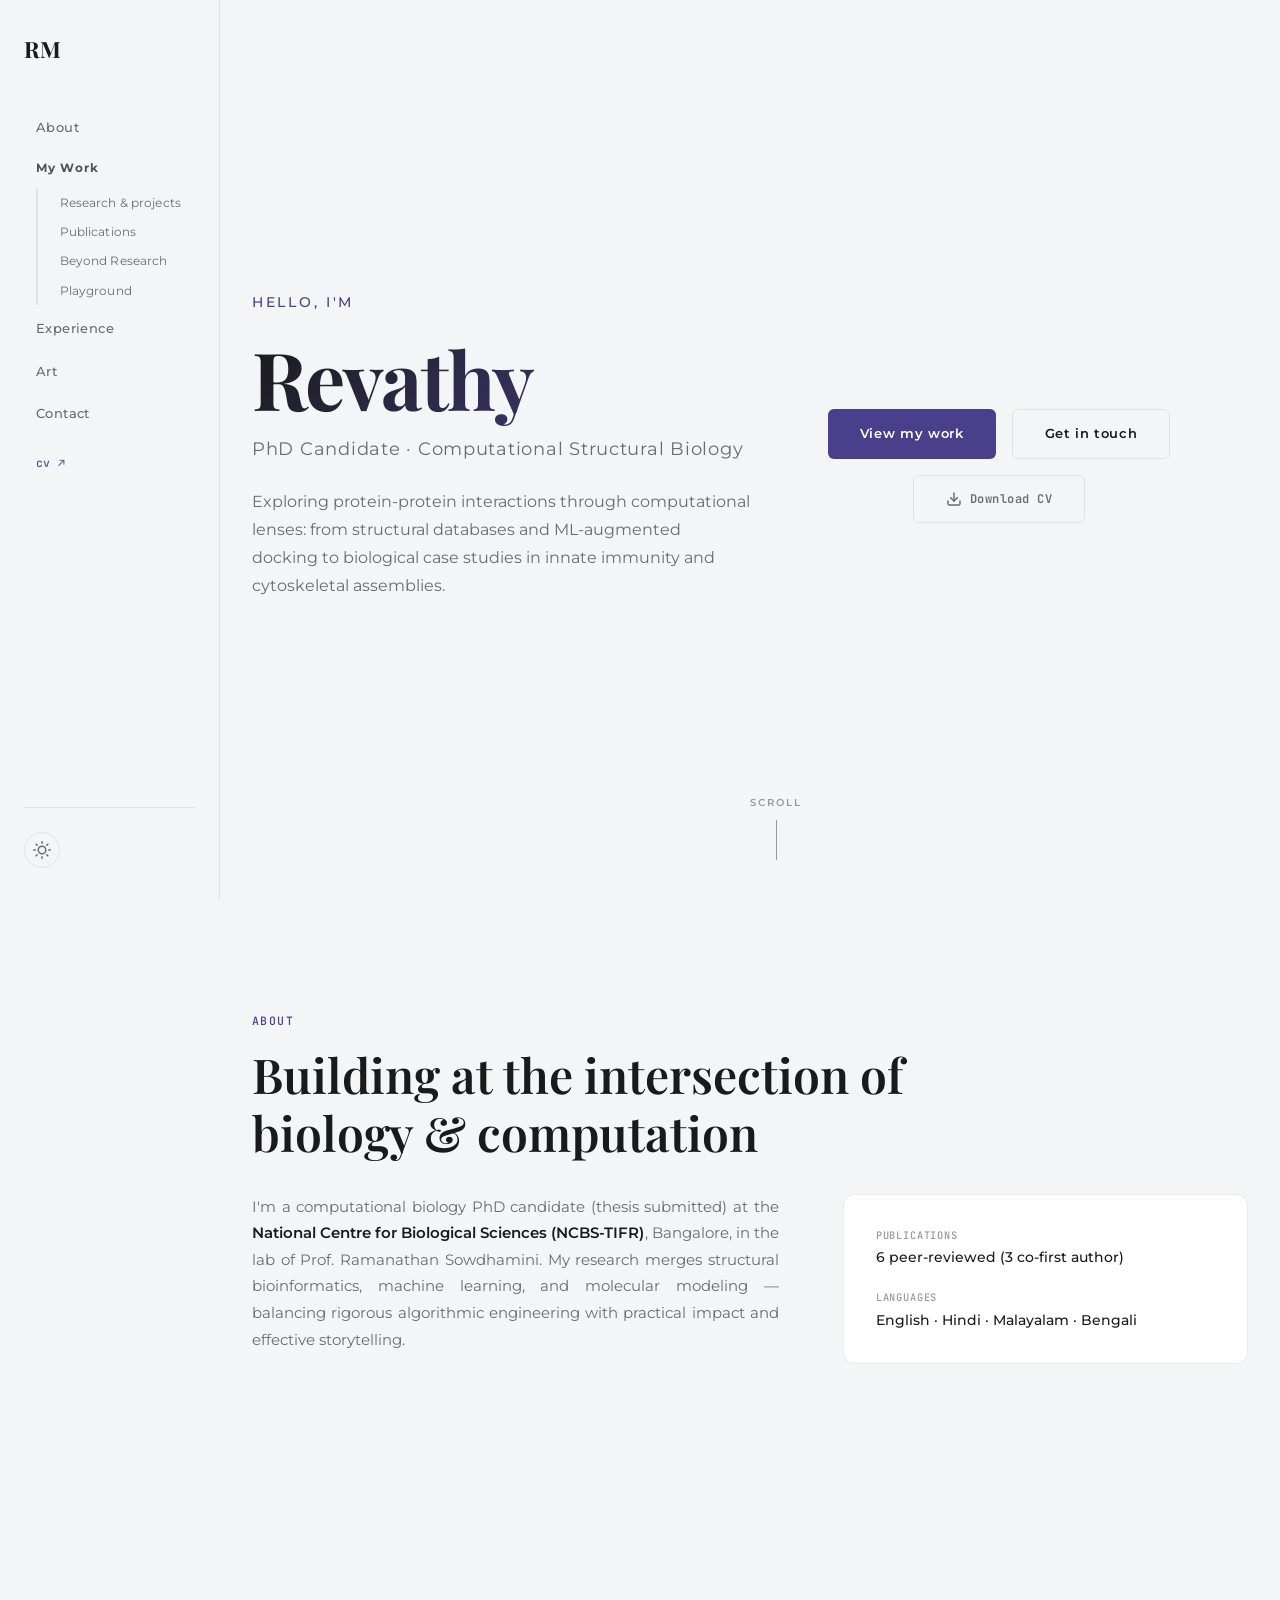
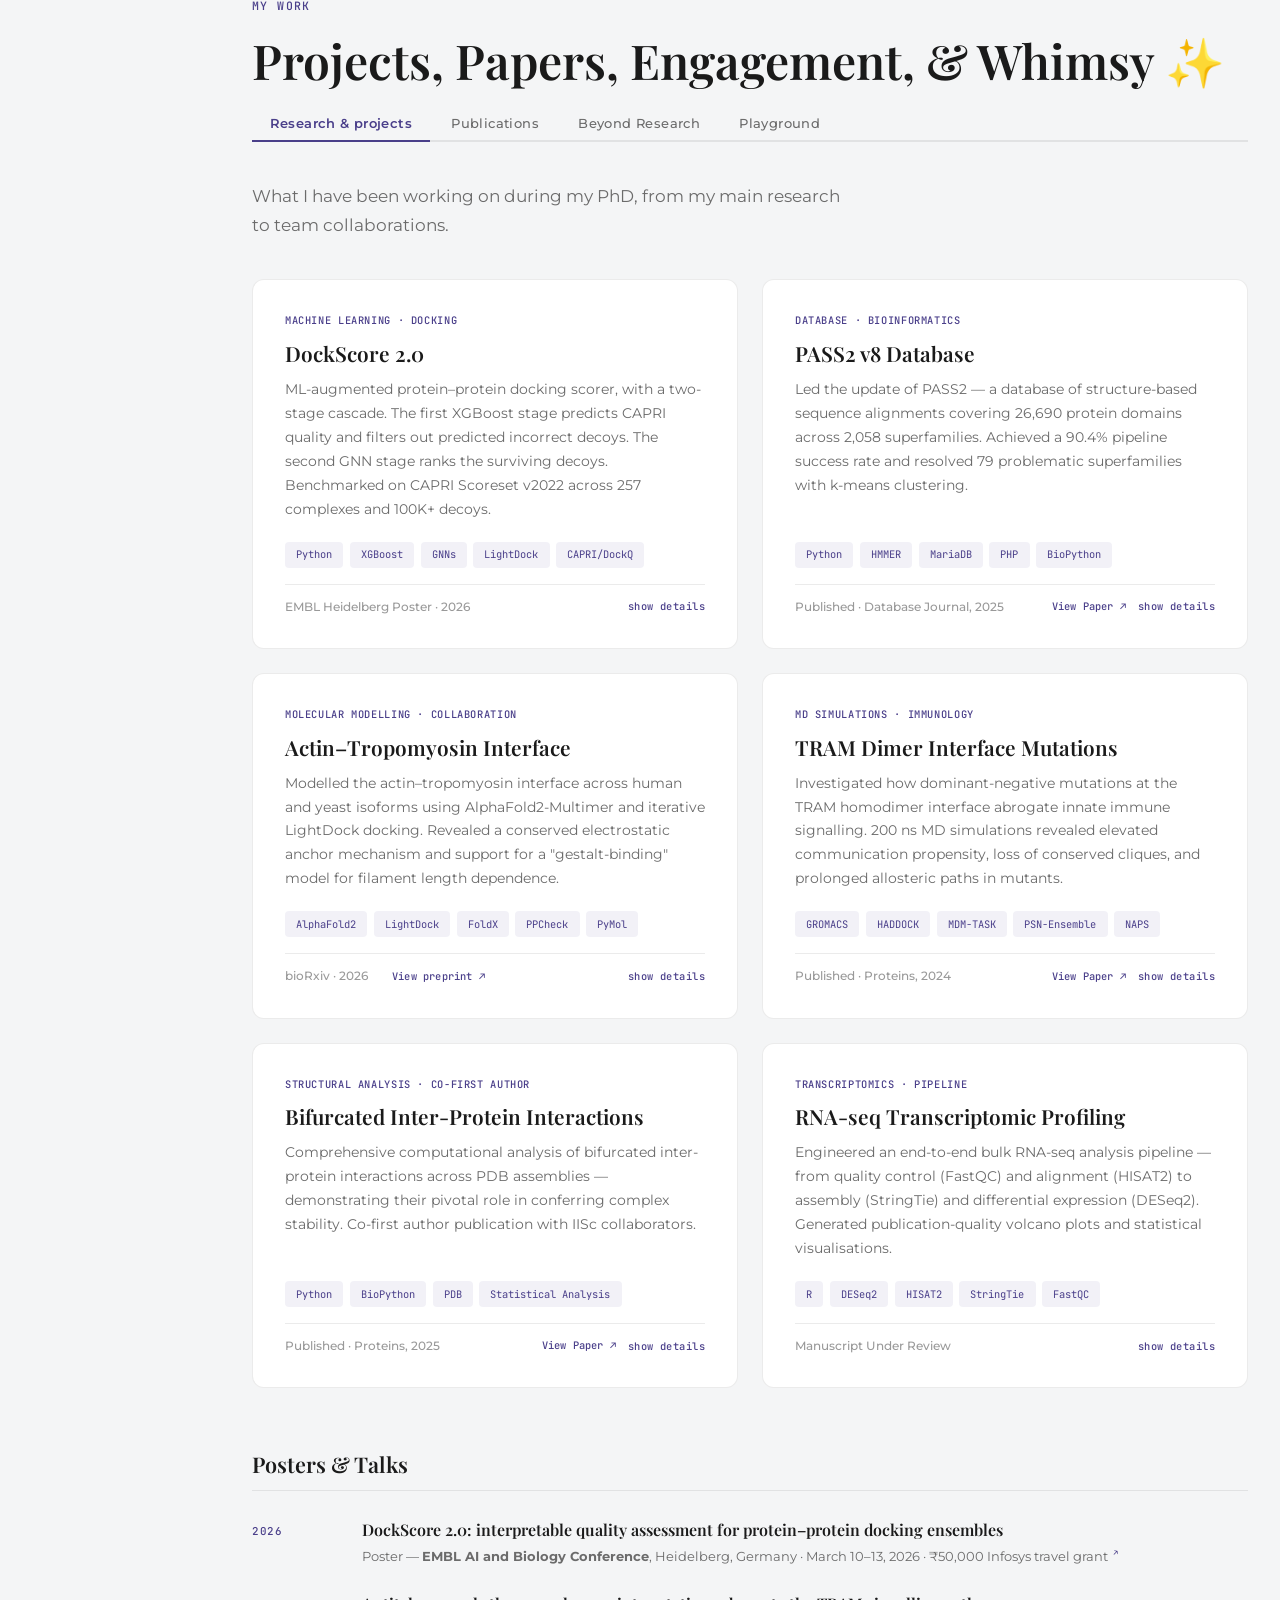
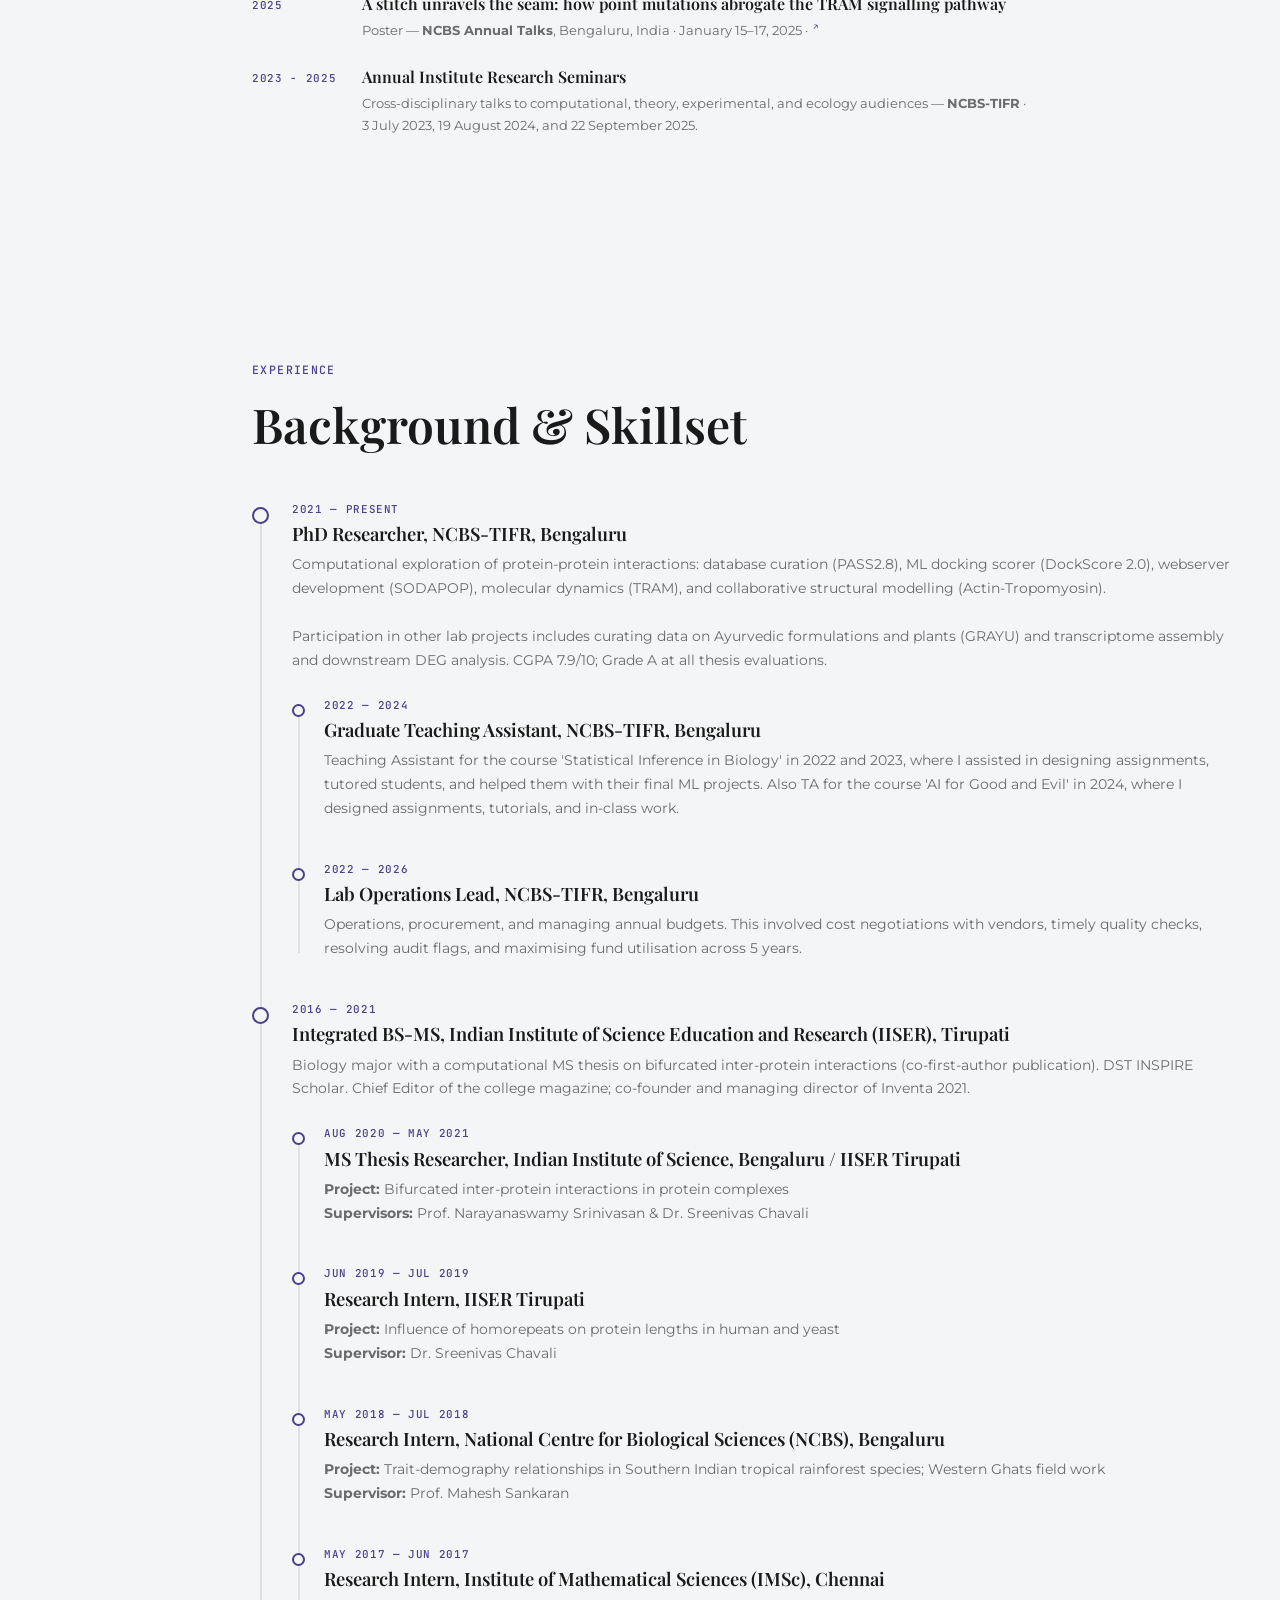
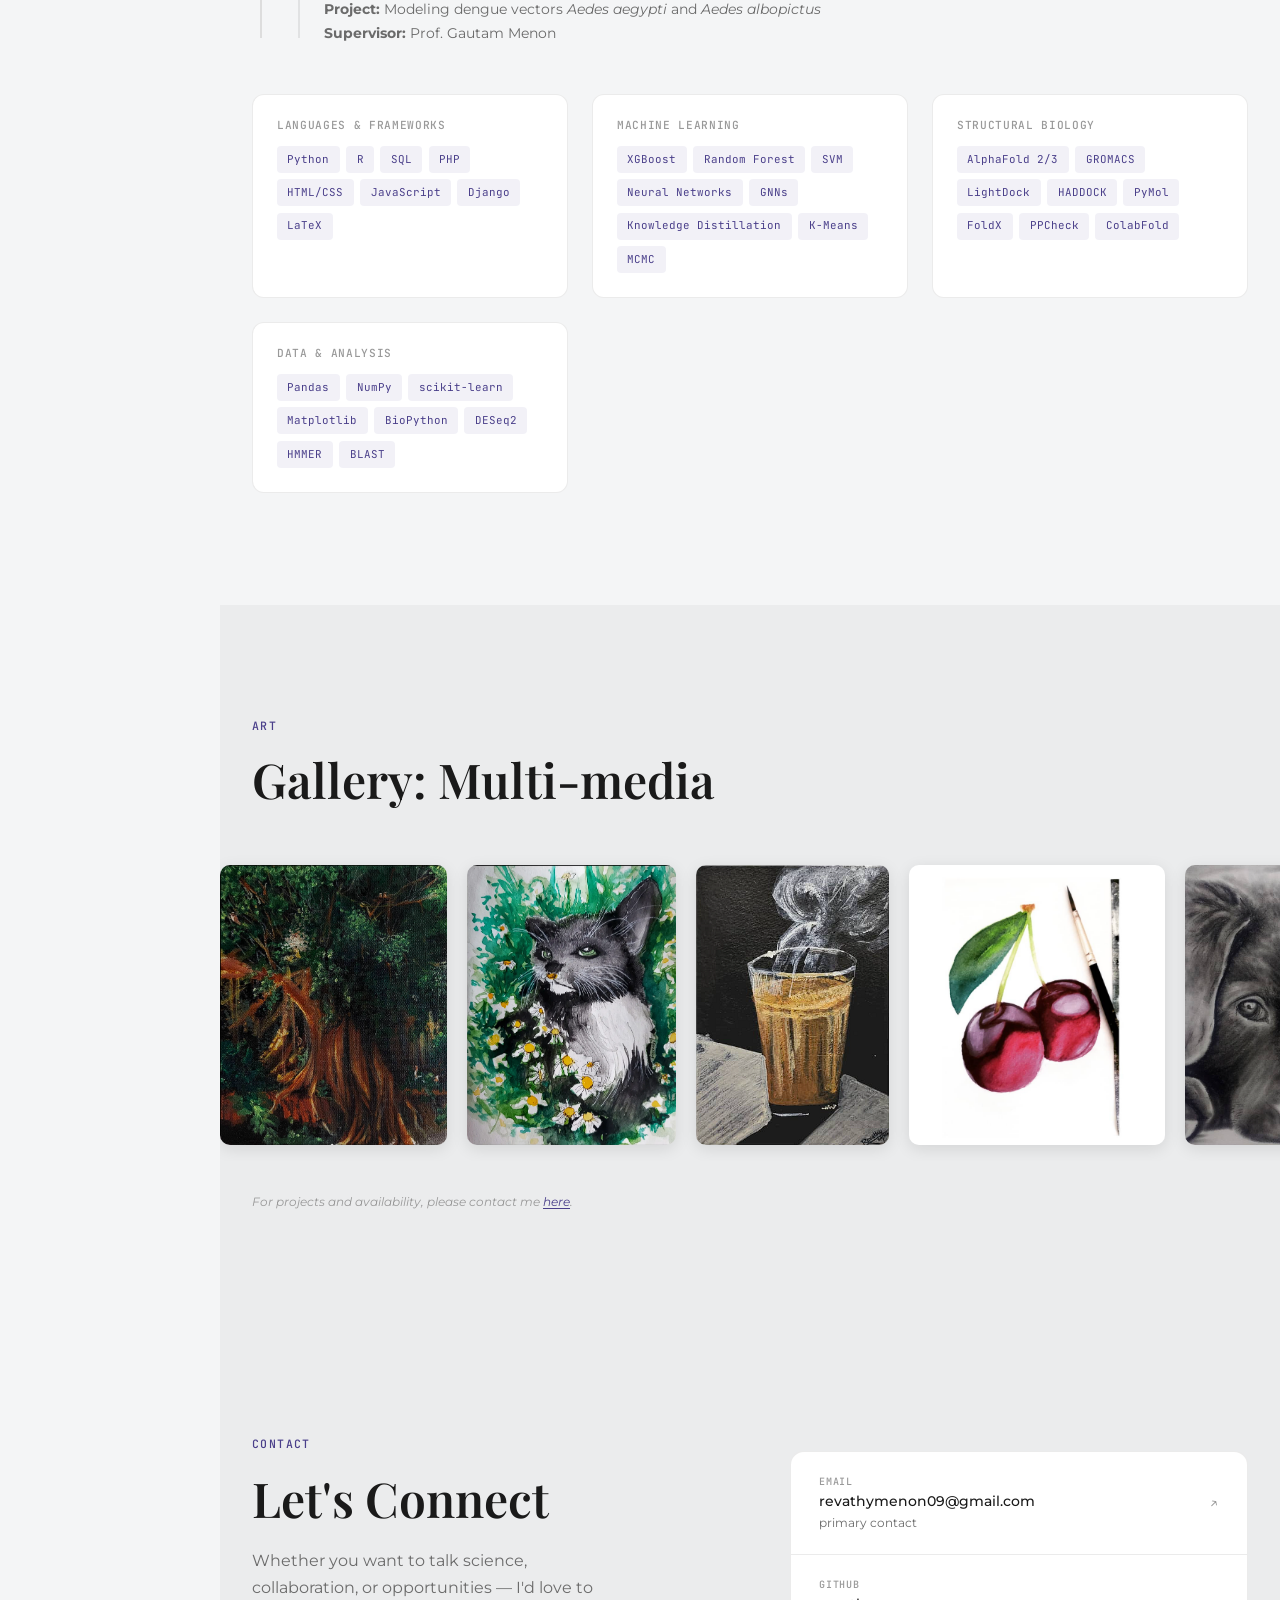
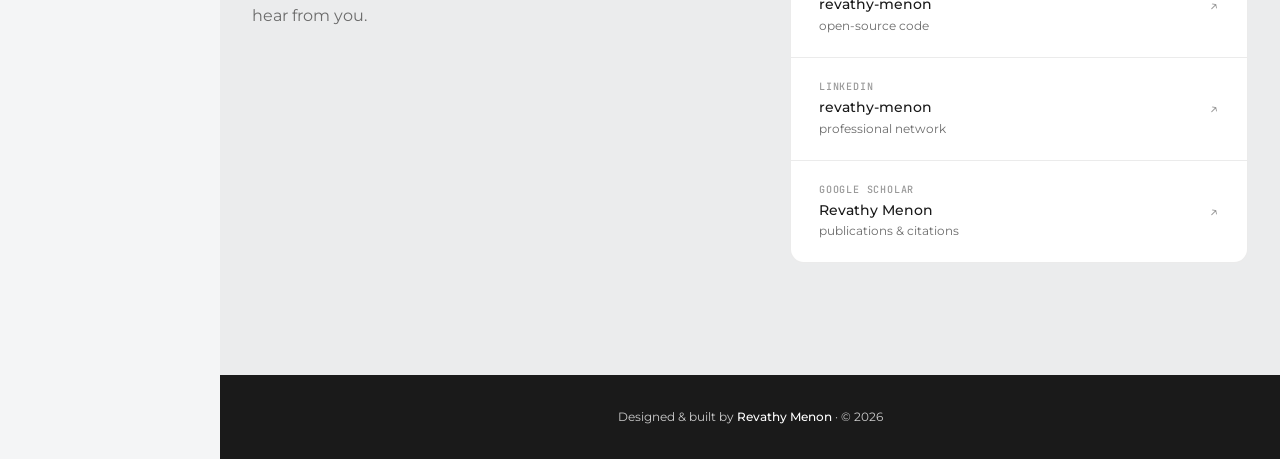
<file: index.html>
<!DOCTYPE html>
<html lang="en">

<head>
  <meta charset="UTF-8" />
  <meta name="viewport" content="width=device-width, initial-scale=1.0" />
  <title>Revathy Menon</title>
  <meta name="description"
    content="Portfolio of Revathy Menon — PhD Candidate at NCBS-TIFR specialising in computational structural biology, machine learning, and protein-protein interaction analysis." />
  <meta name="author" content="Revathy Menon" />
  <meta name="keywords"
    content="Revathy Menon, computational biology, machine learning, structural biology, portfolio, NCBS, TIFR" />

  <!-- Open Graph -->
  <meta property="og:title" content="Revathy Menon" />
  <meta property="og:description"
    content="Exploring protein-protein interactions through computational approaches — structural databases, ML-augmented docking, and biological case studies." />
  <meta property="og:type" content="website" />

  <!-- Google Fonts -->
  <link rel="preconnect" href="https://fonts.googleapis.com" />
  <link rel="preconnect" href="https://fonts.gstatic.com" crossorigin />
  <link
    href="https://fonts.googleapis.com/css2?family=Playfair+Display:ital,wght@0,400;0,500;0,600;0,700;1,400&family=Montserrat:wght@300;400;500;600;700&family=JetBrains+Mono:wght@400;500&display=swap"
    rel="stylesheet" />

  <link rel="stylesheet" href="style.css" />
</head>

<body>

  <!-- ═══════════════════════  NAVIGATION  ═══════════════════════ -->
  <nav class="nav" id="navbar">
    <div class="nav__inner">
      <a href="#hero" class="nav__logo">RM</a>
      <ul class="nav__links" id="nav-links">
        <li><a href="#about">About</a></li>
        <li class="nav__parent">
          <a href="#what-i-do" class="nav__parent-link"> My Work</a>
          <ul class="nav__children">
            <li><a href="#what-i-do" data-tab="work" class="nav__child-link">Research &amp; projects</a></li>
            <li><a href="#what-i-do" data-tab="publications" class="nav__child-link">Publications</a></li>
            <li><a href="#what-i-do" data-tab="scicomm" class="nav__child-link">Beyond Research</a></li>
            <li><a href="#what-i-do" data-tab="playground" class="nav__child-link">Playground</a></li>
          </ul>
        </li>
        <li><a href="#experience">Experience</a></li>
        <li><a href="#art">Art</a></li>
        <li><a href="#contact">Contact</a></li>
        <li><a href="./Revathy_CV_05aug2026.pdf" class="nav__cv-link" id="nav-cv" target="_blank" rel="noopener noreferrer"
            aria-label="Download CV">cv ↗</a></li>
      </ul>
      <div class="nav__actions">

        <button class="theme-toggle" id="theme-toggle" aria-label="Toggle dark mode">
          <span class="theme-toggle__icon theme-toggle__icon--sun">
            <svg width="18" height="18" viewBox="0 0 24 24" fill="none" stroke="currentColor" stroke-width="2"
              stroke-linecap="round" stroke-linejoin="round">
              <circle cx="12" cy="12" r="5" />
              <line x1="12" y1="1" x2="12" y2="3" />
              <line x1="12" y1="21" x2="12" y2="23" />
              <line x1="4.22" y1="4.22" x2="5.64" y2="5.64" />
              <line x1="18.36" y1="18.36" x2="19.78" y2="19.78" />
              <line x1="1" y1="12" x2="3" y2="12" />
              <line x1="21" y1="12" x2="23" y2="12" />
              <line x1="4.22" y1="19.78" x2="5.64" y2="18.36" />
              <line x1="18.36" y1="5.64" x2="19.78" y2="4.22" />
            </svg>
          </span>
          <span class="theme-toggle__icon theme-toggle__icon--moon">
            <svg width="18" height="18" viewBox="0 0 24 24" fill="none" stroke="currentColor" stroke-width="2"
              stroke-linecap="round" stroke-linejoin="round">
              <path d="M21 12.79A9 9 0 1 1 11.21 3 7 7 0 0 0 21 12.79z" />
            </svg>
          </span>
        </button>
        <button class="nav__hamburger" id="hamburger" aria-label="Toggle menu">
          <span></span><span></span><span></span>
        </button>
      </div>
    </div>
  </nav>

  <!-- ═══════════════════════  HERO  ═══════════════════════ -->
  <section class="hero" id="hero">
    <div class="hero__layout">
      <!-- 
      <div class="hero__inner">
        PHOTO: Replace the src below with your own image path when ready 
        Example: src="./your-photo.jpg"
        <div class="hero__photo-wrap reveal">
          <img src="./placeholders/808-200x300.jpg" alt="Portrait of Revathy Menon" class="hero__photo"
            loading="eager" />
        </div> -->

      <div class="hero__content">
        <p class="hero__greeting reveal">Hello, I'm</p>
        <!-- <div class="status-pill reveal reveal--delay-1" id="status-pill">
            <span class="status-pill__dot" aria-hidden="true"></span>
            OPEN TO OPPORTUNITIES &middot; 2026
          </div> -->
        <h1 class="hero__name reveal reveal--delay-2">Revathy</h1>
        <p class="hero__title reveal reveal--delay-3">PhD Candidate &middot; Computational Structural Biology</p>
        <p class="hero__subtitle reveal reveal--delay-4">
          Exploring protein-protein interactions through computational lenses:
          from structural databases and ML-augmented docking to biological case studies
          in innate immunity and cytoskeletal assemblies.
        </p>
      </div>
    </div>

    <!-- CTA buttons span full width below the two-column grid -->
    <div class="hero__cta reveal reveal--delay-5">
      <a href="#work" class="btn btn--primary">View my work</a>
      <a href="#contact" class="btn btn--outline">Get in touch</a>
      <a href="./Revathy_CV_05aug2026.pdf" class="btn btn--cv" id="hero-cv" download="Revathy_Menon_CV.pdf" target="_blank"
        rel="noopener noreferrer" aria-label="Download CV as PDF">
        <svg width="16" height="16" viewBox="0 0 24 24" fill="none" stroke="currentColor" stroke-width="2.2"
          stroke-linecap="round" stroke-linejoin="round" aria-hidden="true">
          <path d="M21 15v4a2 2 0 0 1-2 2H5a2 2 0 0 1-2-2v-4" />
          <polyline points="7 10 12 15 17 10" />
          <line x1="12" y1="15" x2="12" y2="3" />
        </svg>
        Download CV
      </a>
    </div>
    <br>
    </div>
    <div class="hero__scroll-indicator reveal reveal--delay-5" aria-hidden="true">
      <span>Scroll</span>
      <div class="hero__scroll-line"></div>
    </div>
  </section>

  <!-- ═══════════════════════  ABOUT  ═══════════════════════ -->
  <section class="section about" id="about">
    <div class="container">
      <span class="section__label reveal">About</span>
      <h2 class="section__heading reveal">Building at the intersection of<br />biology &amp; computation</h2>
      <div class="about__grid">
        <div class="about__text reveal">
          <p style="text-align: justify;">
            I'm a computational biology PhD candidate (thesis submitted) at the <strong>National Centre for Biological
              Sciences (NCBS-TIFR)</strong>, Bangalore, in the lab of Prof. Ramanathan Sowdhamini.
            My research merges structural bioinformatics, machine learning, and molecular modeling
            — balancing rigorous algorithmic engineering with practical impact and effective storytelling.
          </p>
        </div>
        <div class="about__details reveal">
          <!-- <div class="about__detail-item">
            <span class="about__detail-label">Institution</span>
            <span class="about__detail-value">NCBS-TIFR, Bangalore</span>
          </div>
          <div class="about__detail-item">
            <span class="about__detail-label">Degree</span>
            <span class="about__detail-value">PhD Biological Sciences (thesis submitted)</span>
          </div>
          <div class="about__detail-item">
            <span class="about__detail-label">Prior Education</span>
            <span class="about__detail-value">Integrated BS-MS, IISER Tirupati</span>
          </div> -->
          <!-- <div class="about__detail-item">
            <span class="about__detail-label">Competitive Rank</span>
            <span class="about__detail-value">CSIR-NET JRF — AIR 65 (Top 0.1%)</span>
          </div> -->
          <div class="about__detail-item">
            <span class="about__detail-label">Publications</span>
            <span class="about__detail-value">6 peer-reviewed (3 co-first author)</span>
          </div>
          <div class="about__detail-item">
            <span class="about__detail-label">Languages</span>
            <span class="about__detail-value">English · Hindi · Malayalam · Bengali</span>
          </div>
        </div>
      </div>
    </div>
  </section>

  <!-- ═══════════════════════  WHAT I DO  ═══════════════════════ -->
  <section class="section what-i-do" id="what-i-do">
    <div class="container">
      <span class="section__label reveal">My Work</span>
      <h2 class="section__heading reveal">Projects, Papers, Engagement, &amp; Whimsy ✨</h2>

      <!-- Tab strip -->
      <div class="wid-tabs reveal" role="tablist" aria-label="What I Do tabs">
        <button class="wid-tab wid-tab--active" data-tab="work" role="tab" aria-selected="true"
          aria-controls="wid-panel-work" id="wid-btn-work">Research &amp; projects</button>
        <button class="wid-tab" data-tab="publications" role="tab" aria-selected="false"
          aria-controls="wid-panel-publications" id="wid-btn-publications">Publications</button>
        <button class="wid-tab" data-tab="scicomm" role="tab" aria-selected="false" aria-controls="wid-panel-scicomm"
          id="wid-btn-scicomm">Beyond Research</button>
        <button class="wid-tab" data-tab="playground" role="tab" aria-selected="false"
          aria-controls="wid-panel-playground" id="wid-btn-playground">Playground</button>
      </div>

      <!-- ─── Panel 1: Research & Projects ─── -->
      <div class="wid-panel wid-panel--active" id="wid-panel-work" role="tabpanel" aria-labelledby="wid-btn-work">

        <p class="section__subheading" style="margin-bottom: 2.5rem;">
          What I have been working on during my PhD, from my main research to team collaborations.
        </p>

        <div class="work__grid">

          <!-- Card 1 — DockScore 2.0 -->
          <article class="card reveal" id="card-dockscore">
            <div class="card__tag">Machine Learning · Docking</div>
            <h3 class="card__title">DockScore 2.0</h3>
            <p class="card__desc">
              ML-augmented protein–protein docking scorer, with a two-stage cascade. 
              The first XGBoost stage predicts CAPRI quality and filters out predicted incorrect decoys. 
              The second GNN stage ranks the surviving decoys.
              Benchmarked on CAPRI Scoreset v2022 across 257 complexes and 100K+ decoys.
            </p>
            <ul class="card__tech">
              <li>Python</li>
              <li>XGBoost</li>
              <li>GNNs</li>
              <li>LightDock</li>
              <li>CAPRI/DockQ</li>
            </ul>
            <div class="card__expand" id="expand-dockscore" aria-hidden="true">
              <div class="card__expand-inner">
                <div class="card__expand-row"><span class="card__expand-label">Approach</span>
                  <p>Recoded the original Perl-based DockScore in Python, computing six normalised interface descriptors
                    (ISA, residue conservation via PSSMs, short contacts, hydrophobicity, spatial clustering, positive
                    residues). Extended benchmarking to Docking Benchmark v5 with LightDock-generated ensembles;
                    addressed
                    class imbalance via SMOTE and down-sampling.</p>
                </div>
                <div class="card__expand-row"><span class="card__expand-label">Highlight</span>
                  <p>Best classification achieved via knowledge distillation — a neural network trained to imitate
                    XGBoost
                    using Huber loss (λ = 0.25) — reaching <strong>F1 = 0.91, PR AUC = 0.99</strong>. Also explored
                    graph
                    neural networks with residue-level interface graphs and margin-ranking loss. Poster selected for
                    <strong>EMBL AI and Biology Conference, Heidelberg (March 2026)</strong>; ₹50,000 Infosys travel
                    grant
                    received.
                  </p>
                </div>
              </div>
            </div>
            <div class="card__meta">
              <span>EMBL Heidelberg Poster · 2026</span>
              <button class="card__toggle" aria-expanded="false" aria-controls="expand-dockscore"
                id="toggle-dockscore">show details</button>
            </div>
          </article>

          <!-- Card 2 — PASS2 -->
          <article class="card reveal" id="card-pass2">
            <div class="card__tag">Database · Bioinformatics</div>
            <h3 class="card__title">PASS2 v8 Database</h3>
            <p class="card__desc">
              Led the update of PASS2 — a database of structure-based sequence alignments covering 26,690 protein
              domains
              across 2,058 superfamilies. Achieved a 90.4% pipeline success rate and resolved 79 problematic
              superfamilies
              with k-means clustering.
            </p>
            <ul class="card__tech">
              <li>Python</li>
              <li>HMMER</li>
              <li>MariaDB</li>
              <li>PHP</li>
              <li>BioPython</li>
            </ul>
            <div class="card__expand" id="expand-pass2" aria-hidden="true">
              <div class="card__expand-inner">
                <div class="card__expand-row"><span class="card__expand-label">Approach</span>
                  <p>Drove the end-to-end automated pipeline for 1,244 multi-member superfamilies (SCOPe 2.08; &lt;40%
                    pairwise sequence identity). Integrated per-superfamily features: HMMs (HMMER), conserved residues,
                    secondary structural motifs (Smotif), alignment statistics (AliStat), indel profiles (CUSP),
                    intra-domain interaction networks (HORI), GO annotations, and putative interactors (STRING-DB).</p>
                </div>
                <div class="card__expand-row"><span class="card__expand-label">Highlight</span>
                  <p>Implemented k-means clustering (elbow method; WCSS-based k selection) to recover <strong>79
                      problematic superfamilies</strong> with &gt;50% gap content or &lt;40% secondary structure
                    conservation — clusters aligned with known family-level annotations including CoA-dependent acyl
                    transferases and Histone-fold superfamilies.</p>
                </div>
              </div>
            </div>
            <div class="card__meta">
              <span>Published · Database Journal, 2025</span>
              <div class="card__meta-links">
                <a href="https://doi.org/10.1093/database/baaf072" class="card__doi" target="_blank"
                  rel="noopener noreferrer">View Paper ↗</a>
                <button class="card__toggle" aria-expanded="false" aria-controls="expand-pass2" id="toggle-pass2">show
                  details</button>
              </div>
            </div>
          </article>

          <!-- Card 3 — Actin–Tropomyosin -->
          <article class="card reveal" id="card-actintpm">
            <div class="card__tag">Molecular Modelling · Collaboration</div>
            <h3 class="card__title">Actin–Tropomyosin Interface</h3>
            <p class="card__desc">
              Modelled the actin–tropomyosin interface across human and yeast isoforms using AlphaFold2-Multimer and
              iterative LightDock docking. Revealed a conserved electrostatic anchor mechanism and support for a
              "gestalt-binding"
              model for filament length dependence.
            </p>
            <ul class="card__tech">
              <li>AlphaFold2</li>
              <li>LightDock</li>
              <li>FoldX</li>
              <li>PPCheck</li>
              <li>PyMol</li>
            </ul>
            <div class="card__expand" id="expand-actintpm" aria-hidden="true">
              <div class="card__expand-inner">
                <div class="card__expand-row"><span class="card__expand-label">Approach</span>
                  <p>Modelled hTPM1, hTPM4 and <em>S. pombe</em> CDC8 coiled-coil homodimers via AlphaFold2-Multimer;
                    selected by PPCheck pseudo-energies + pLDDT. Performed iterative LightDock docking (200 swarms, 10
                    decoys/swarm, 1,000 GSO steps) per actin subunit. Built CDC8 temperature-sensitive mutants (A18T,
                    R21H, E31K, E129K) in PyMol; energy-minimised with FoldX.</p>
                </div>
                <div class="card__expand-row"><span class="card__expand-label">Highlight</span>
                  <p>Identified a <strong>conserved acidic hotspot</strong> (D254/hTPM1, D218/hTPM4, D131/pCDC8) forming
                    salt bridges across all isoforms and species. Established an energetic hierarchy (pCDC8 &gt; hTPM1
                    &gt; hTPM4) supporting a <strong>"gestalt-binding" model</strong>: shorter filaments incur fewer
                    geometric penalties. Collaboration with Dr. Mohan Balasubramanian, University of Warwick.</p>
                </div>
              </div>
            </div>
            <div class="card__meta">
              <div class="card__meta-links">
                <span>bioRxiv · 2026</span>
                <br>
                <a href="https://doi.org/10.64898/2026.07.06.736648" class="card__doi" target="_blank"
                  rel="noopener noreferrer">View preprint ↗</a>
              </div>
              <button class="card__toggle" aria-expanded="false" aria-controls="expand-actintpm"
                id="toggle-actintpm">show details</button>
            </div>
          </article>

          <!-- Card 4 — TRAM -->
          <article class="card reveal" id="card-tram">
            <div class="card__tag">MD Simulations · Immunology</div>
            <h3 class="card__title">TRAM Dimer Interface Mutations</h3>
            <p class="card__desc">
              Investigated how dominant-negative mutations at the TRAM homodimer interface abrogate innate immune
              signalling. 200 ns MD simulations revealed elevated communication propensity, loss of conserved cliques,
              and
              prolonged allosteric paths in mutants.
            </p>
            <ul class="card__tech">
              <li>GROMACS</li>
              <li>HADDOCK</li>
              <li>MDM-TASK</li>
              <li>PSN-Ensemble</li>
              <li>NAPS</li>
            </ul>
            <div class="card__expand" id="expand-tram" aria-hidden="true">
              <div class="card__expand-inner">
                <div class="card__expand-row"><span class="card__expand-label">Approach</span>
                  <p>WT/mutant dimers (P116H, C117H) built from the NMR structure (PDB: 2M1W); HADDOCK-modelled
                    complexes
                    (1,000 structures, 9 clusters); <strong>200 ns MD × 3 replicates</strong> in GROMACS. Dynamic
                    Cross-Correlation and Communication Propensity computed via MDM-TASK; Protein Structural Network
                    analysis via PSN-Ensemble; allosteric path analysis via NAPS.</p>
                </div>
                <div class="card__expand-row"><span class="card__expand-label">Highlight</span>
                  <p>Mutant dimers showed elevated CP, increased radius of gyration, <strong>loss of conserved
                      cliques</strong> (WT: 1; mutants: 0), and prolonged allosteric shortest paths between functional
                    sites — providing a structural basis for abrogated TRIF recruitment. Certified among the <strong><a
                        href="https://www.linkedin.com/posts/revathy-menon_proteins-structuralbiology-bioinformatics-activity-7462006732001820672-_6aH"
                        target="_blank" rel="noopener noreferrer">top 10% most-viewed papers</a></strong> published in
                    <em>Proteins</em> (Jan–Dec 2024).
                  </p>
                </div>
              </div>
            </div>
            <div class="card__meta">
              <span>Published · Proteins, 2024</span>
              <div class="card__meta-links">
                <a href="https://doi.org/10.1002/prot.26707" class="card__doi" target="_blank"
                  rel="noopener noreferrer">View Paper ↗</a>
                <button class="card__toggle" aria-expanded="false" aria-controls="expand-tram" id="toggle-tram">show
                  details</button>
              </div>
            </div>
          </article>

          <!-- Card 5 — Bifurcated -->
          <article class="card reveal" id="card-bifurcated">
            <div class="card__tag">Structural Analysis · Co-first Author</div>
            <h3 class="card__title">Bifurcated Inter-Protein Interactions</h3>
            <p class="card__desc">
              Comprehensive computational analysis of bifurcated inter-protein interactions across PDB assemblies —
              demonstrating their pivotal role in conferring complex stability. Co-first author publication with IISc
              collaborators.
            </p>
            <ul class="card__tech">
              <li>Python</li>
              <li>BioPython</li>
              <li>PDB</li>
              <li>Statistical Analysis</li>
            </ul>
            <div class="card__expand" id="expand-bifurcated" aria-hidden="true">
              <div class="card__expand-inner">
                <div class="card__expand-row"><span class="card__expand-label">Approach</span>
                  <p>Large-scale computational survey of bifurcated inter-protein interactions across PDB assemblies.
                    Originated as an MS thesis project at IISER Tirupati (supervised by Prof. N. Srinivasan, IISc and
                    Dr.
                    Sreenivas Chavali) and extended to a full publication in collaboration with Dr. Sneha Bheemireddy
                    (IISc).</p>
                </div>
                <div class="card__expand-row"><span class="card__expand-label">Highlight</span>
                  <p>Demonstrated that bifurcated interactions — where a single residue simultaneously contacts two
                    partners — play a <strong>pivotal role in protein complex stability</strong>. This MS-thesis-derived
                    work reached co-first-author publication in <em>Proteins: Structure, Function, and
                      Bioinformatics</em>
                    (2025).</p>
                </div>
              </div>
            </div>
            <div class="card__meta">
              <span>Published · Proteins, 2025</span>
              <div class="card__meta-links">
                <a href="https://doi.org/10.1002/prot.70090" class="card__doi" target="_blank"
                  rel="noopener noreferrer">View Paper ↗</a>
                <button class="card__toggle" aria-expanded="false" aria-controls="expand-bifurcated"
                  id="toggle-bifurcated">show details</button>
              </div>
            </div>
          </article>

          <!-- Card 6 — RNA-seq -->
          <article class="card reveal" id="card-rnaseq">
            <div class="card__tag">Transcriptomics · Pipeline</div>
            <h3 class="card__title">RNA-seq Transcriptomic Profiling</h3>
            <p class="card__desc">
              Engineered an end-to-end bulk RNA-seq analysis pipeline — from quality control (FastQC) and alignment
              (HISAT2) to assembly (StringTie) and differential expression (DESeq2). Generated publication-quality
              volcano
              plots and statistical visualisations.
            </p>
            <ul class="card__tech">
              <li>R</li>
              <li>DESeq2</li>
              <li>HISAT2</li>
              <li>StringTie</li>
              <li>FastQC</li>
            </ul>
            <div class="card__expand" id="expand-rnaseq" aria-hidden="true">
              <div class="card__expand-inner">
                <div class="card__expand-row"><span class="card__expand-label">Approach</span>
                  <p>Designed an end-to-end bulk RNA-seq pipeline: rigorous QC (FastQC), read alignment (HISAT2),
                    transcriptome assembly (StringTie), and differential gene expression analysis (DESeq2 in R).
                    Familiar
                    with alternative frameworks including edgeR and limma for parametric and empirical Bayes modelling.
                  </p>
                </div>
                <div class="card__expand-row"><span class="card__expand-label">Highlight</span>
                  <p>Applied to transcriptomic profiling in the <strong>L-DOPA biosynthesis pathway</strong>. Generated
                    publication-quality volcano plots and statistical visualisations communicating DEG results.
                    Manuscript
                    currently under review.</p>
                </div>
              </div>
            </div>
            <div class="card__meta">
              <span>Manuscript Under Review</span>
              <button class="card__toggle" aria-expanded="false" aria-controls="expand-rnaseq" id="toggle-rnaseq">show
                details</button>
            </div>
          </article>

        </div><!-- /work__grid -->

        <!-- Posters & Talks -->
        <div class="talks" style="margin-top: 4rem;">
          <h3 class="talks__heading">Posters &amp; Talks</h3>
          <div class="talks__list">

            <div class="talks__item">
              <span class="talks__year">2026</span>
              <div class="talks__body">
                <p class="talks__title">DockScore 2.0: interpretable quality assessment for protein&ndash;protein
                  docking
                  ensembles</p>
                <p class="talks__meta">Poster &mdash; <strong>EMBL AI and Biology Conference</strong>, Heidelberg,
                  Germany
                  &middot; March 10&ndash;13, 2026 &middot; ₹50,000 Infosys travel grant
                  <a href="https://www.embl.org/about/info/course-and-conference-office/events/aib26-01/"
                    class="scicomm__link" target="_blank" rel="noopener noreferrer"
                    aria-label="EMBL conference page">&#x2197;</a>
                </p>
              </div>
            </div>


            <div class="talks__item">
              <span class="talks__year">2025</span>
              <div class="talks__body">
                <p class="talks__title">A stitch unravels the seam: how point mutations abrogate the TRAM signalling
                  pathway</p>
                <p class="talks__meta">Poster &mdash; <strong>NCBS Annual Talks</strong>, Bengaluru,
                  India
                  &middot; January 15&ndash;17, 2025 &middot;
                  <a href="https://drive.google.com/file/d/1qA7D_M__SNgnzWKBMgGLU-YHegLUwBm6/view?usp=sharin"
                    class="scicomm__link" target="_blank" rel="noopener noreferrer" aria-label="poster">&#x2197;</a>
                </p>
              </div>
            </div>

            <div class="talks__item">
              <span class="talks__year">2023 - 2025</span>
              <div class="talks__body">
                <p class="talks__title">Annual Institute Research Seminars</p>
                <p class="talks__meta">Cross-disciplinary talks to computational, theory, experimental, and ecology
                  audiences &mdash; <strong>NCBS-TIFR</strong> &middot;
                  <br> 3 July 2023, 19 August 2024, and 22 September 2025.
                </p>
              </div>
            </div>

          </div>
        </div><!-- /talks -->

      </div><!-- /wid-panel-work -->

      <!-- ─── Panel 2: Publications ─── -->
      <div class="wid-panel" id="wid-panel-publications" role="tabpanel" aria-labelledby="wid-btn-publications"
        aria-hidden="true">

        <p class="section__subheading" style="margin-bottom: 2.5rem;">
          Peer-reviewed papers, book chapters, and preprints.
        </p>

        <div class="pub-filter reveal" role="group" aria-label="Filter publications">
          <button class="pub-filter__btn is-active" data-filter="all" id="pub-filter-all">All</button>
          <button class="pub-filter__btn" data-filter="first" id="pub-filter-cofirst">First</button>
          <button class="pub-filter__btn" data-filter="structural" id="pub-filter-structural">Structural</button>
          <button class="pub-filter__btn" data-filter="review" id="pub-filter-review">Review</button>
          <button class="pub-filter__btn" data-filter="web-resources" id="pub-filter-web">Web Resources</button>
        </div>

        <div class="pub-grid" id="pub-grid">


          <article class="pub-card reveal" data-category="first structural" id="pub-actintpm">
            <div class="pub-card__header">
              <span class="pub-card__venue">bioRxiv &middot; 2026</span>
            </div>
            <h3 class="pub-card__title">Comparative Modelling of Actin&ndash;Tropomyosin Interfaces</h3>
            <p class="pub-card__authors"><strong>Menon, R.</strong>, Balasubramanian, M., Sowdhamini, R.</p>
            <span class="pub-card__role pub-card__role--cofirst">First</span>
            <div class="pub-card__expand" id="pub-expand-actintpm" aria-hidden="true">
              <div class="pub-card__abstract">
                <p>A stepwise computational docking pipeline combining AlphaFold2-Multimer coiled-coil models,
                  experimentally informed residue-level restraints, and pseudo-energy analysis via PPCheck to build and
                  evaluate actin&ndash;tropomyosin co-polymer models for three isoforms: hTPM1, hTPM4, and
                  <em>S. pombe</em> Cdc8. Interface energetics reveal a hierarchy in which the shortest filament
                  (SpCdc8)
                  achieves the most stabilizing actin contacts, consistent with reduced geometric penalty along the
                  actin
                  helix. Hotspot mapping identifies conserved acidic residues across all three isoforms, and modelling
                  of
                  four temperature-sensitive Cdc8 mutations shows these substitutions destabilize the coiled-coil dimer
                  without significantly affecting actin interactions.
                </p>
              </div>
            </div>
            <div class="pub-card__footer">
              <a href="https://doi.org/10.64898/2026.07.06.736648" class="pub-card__abstract-doi" target="_blank"
                rel="noopener noreferrer">View preprint &nearr;</a>
              <button class="pub-card__toggle" aria-expanded="false" aria-controls="pub-expand-actintpm"
                id="pub-toggle-actintpm">abstract &#9662;</button>
            </div>
          </article>


          <article class="pub-card reveal" data-category="web-resources" id="pub-grayu">
            <div class="pub-card__header">
              <span class="pub-card__venue">Frontiers in Pharmacology &middot; 2026</span>
            </div>
            <h3 class="pub-card__title">GRAYU: graph-based database integrating Ayurvedic formulations, medicinal
              plants,
              phytochemicals and diseases</h3>
            <p class="pub-card__authors">Joshi, S.*, Pathak, A.*, Regati, D.R.*, <strong>Menon, R.</strong>, et al.</p>
            <span class="pub-card__role pub-card__role--contributing">Contributing</span>
            <div class="pub-card__expand" id="pub-expand-grayu" aria-hidden="true">
              <div class="pub-card__abstract">
                <p>Graph-based database linking Ayurvedic formulations, medicinal plants, phytochemicals, and diseases
                  for
                  network-based exploration. Contributed to data curation, analysis pipeline, and online documentation.
                  Available at <a href="http://caps.ncbs.res.in/GRAYU" style="color:var(--accent)" target="_blank"
                    rel="noopener noreferrer">caps.ncbs.res.in/GRAYU</a>.</p>
              </div>
            </div>
            <div class="pub-card__footer">
              <a href="https://doi.org/10.3389/fphar.2025.1727224" class="pub-card__abstract-doi" target="_blank"
                rel="noopener noreferrer">View paper &nearr;</a>
              <button class="pub-card__toggle" aria-expanded="false" aria-controls="pub-expand-grayu"
                id="pub-toggle-grayu">abstract &#9662;</button>
            </div>
          </article>

          <article class="pub-card reveal" data-category="first web-resources" id="pub-pass2">
            <div class="pub-card__header">
              <span class="pub-card__venue">Database &middot; 2025</span>
            </div>
            <h3 class="pub-card__title">PASS2: update of database of structure-based sequence alignments of protein
              superfamilies</h3>
            <p class="pub-card__authors"><strong>Menon, R.*, Nayak, S.*</strong>, Rajesh, R., Sowdhamini, R.</p>
            <span class="pub-card__role pub-card__role--cofirst">First</span>
            <div class="pub-card__expand" id="pub-expand-pass2" aria-hidden="true">
              <div class="pub-card__abstract">
                <p>Led the update of the PASS2 database (v8), encompassing <strong>26,690 protein domains</strong>
                  across
                  2,058 superfamilies. Drove the end-to-end pipeline for 1,244 multi-member superfamilies (90.4% success
                  rate) and implemented k-means clustering to recover 79 problematic superfamilies.</p>
              </div>
            </div>
            <div class="pub-card__footer">
              <a href="https://doi.org/10.1093/database/baaf072" class="pub-card__abstract-doi" target="_blank"
                rel="noopener noreferrer">View paper &nearr;</a>
              <button class="pub-card__toggle" aria-expanded="false" aria-controls="pub-expand-pass2"
                id="pub-toggle-pass2">abstract &#9662;</button>
            </div>
          </article>

          <article class="pub-card reveal" data-category="first structural" id="pub-bifurcated">
            <div class="pub-card__header">
              <span class="pub-card__venue">Proteins &middot; 2025</span>
            </div>
            <h3 class="pub-card__title">Computational analyses of bifurcated inter-protein interactions in
              protein&ndash;protein assemblies reveal their pivotal role in conferring stability</h3>
            <p class="pub-card__authors"><strong>Menon, R.*, Bheemireddy, S.*</strong>, Chavali, S., Sowdhamini, R.,
              Srinivasan, N.</p>
            <span class="pub-card__role pub-card__role--cofirst">First</span>
            <div class="pub-card__expand" id="pub-expand-bifurcated" aria-hidden="true">
              <div class="pub-card__abstract">
                <p>Large-scale computational survey of bifurcated inter-protein interactions &mdash; where a single
                  residue contacts two partners simultaneously &mdash; across PDB assemblies, demonstrating their
                  pivotal
                  role in conferring complex stability. Originated as an MS thesis at IISER Tirupati / IISc.</p>
              </div>
            </div>
            <div class="pub-card__footer">
              <a href="https://doi.org/10.1002/prot.70090" class="pub-card__abstract-doi" target="_blank"
                rel="noopener noreferrer">View paper &nearr;</a>
              <button class="pub-card__toggle" aria-expanded="false" aria-controls="pub-expand-bifurcated"
                id="pub-toggle-bifurcated">abstract &#9662;</button>
            </div>
          </article>

          <article class="pub-card reveal" data-category="review" id="pub-evo">
            <div class="pub-card__header">
              <span class="pub-card__venue">Encyclopedia of Bioinformatics &middot; 2025</span>
            </div>
            <h3 class="pub-card__title">Evolution of Protein Families</h3>
            <p class="pub-card__authors">Verma, S., Sharma, A., Pathak, A., <strong>Menon, R.</strong>, Sowdhamini, R.
            </p>
            <span class="pub-card__role pub-card__role--contributing">Contributing</span>
            <div class="pub-card__expand" id="pub-expand-evo" aria-hidden="true">
              <div class="pub-card__abstract">
                <p>Encyclopedia chapter covering the structural and sequence basis of protein family classification,
                  evolutionary divergence, and bioinformatics tools for phylogenetic analysis. <em>Encyclopedia of
                    Bioinformatics and Computational Biology (2nd ed.)</em>, Vol. 3, pp. 99&ndash;110.</p>
              </div>
            </div>
            <div class="pub-card__footer">
              <a href="https://doi.org/10.1016/B978-0-323-95502-7.00144-5" class="pub-card__abstract-doi"
                target="_blank" rel="noopener noreferrer">View chapter &nearr;</a>
              <button class="pub-card__toggle" aria-expanded="false" aria-controls="pub-expand-evo"
                id="pub-toggle-evo">abstract &#9662;</button>
            </div>
          </article>

          <article class="pub-card reveal" data-category="review" id="pub-ppi">
            <div class="pub-card__header">
              <span class="pub-card__venue">Encyclopedia of Bioinformatics &middot; 2025</span>
            </div>
            <h3 class="pub-card__title">Prediction of Protein&ndash;Protein Interactions</h3>
            <p class="pub-card__authors">Pathak, A., Tiwari, V., <strong>Menon, R.</strong>, Sowdhamini, R.</p>
            <span class="pub-card__role pub-card__role--contributing">Contributing</span>
            <div class="pub-card__expand" id="pub-expand-ppi" aria-hidden="true">
              <div class="pub-card__abstract">
                <p>Encyclopedia chapter covering computational methods for predicting protein&ndash;protein
                  interactions,
                  encompassing sequence-based, structure-based, and machine learning approaches. <em>Encyclopedia of
                    Bioinformatics and Computational Biology (2nd ed.)</em>, Vol. 4, pp. 380&ndash;396.</p>
              </div>
            </div>
            <div class="pub-card__footer">
              <a href="https://doi.org/10.1016/B978-0-323-95502-7.00146-9" class="pub-card__abstract-doi"
                target="_blank" rel="noopener noreferrer">View chapter &nearr;</a>
              <button class="pub-card__toggle" aria-expanded="false" aria-controls="pub-expand-ppi"
                id="pub-toggle-ppi">abstract &#9662;</button>
            </div>
          </article>

          <article class="pub-card reveal" data-category="first structural" id="pub-tram">
            <div class="pub-card__header">
              <span class="pub-card__venue">Proteins &middot; 2024</span>
            </div>
            <h3 class="pub-card__title">Structural insights into the role of deleterious mutations at the dimeric
              interface of Toll-like receptor interferon-&beta;-related adaptor protein</h3>
            <p class="pub-card__authors"><strong>Menon, R.*, Verma, S.*</strong>, Sowdhamini, R.</p>
            <span class="pub-card__role pub-card__role--cofirst">First</span>
            <div class="pub-card__expand" id="pub-expand-tram" aria-hidden="true">
              <div class="pub-card__abstract">
                <p>Investigated how two dominant-negative mutations (P116H, C117H) at the TRAM homodimer BB loop
                  abrogate
                  TLR4-mediated innate immune signalling. Combined 200&thinsp;ns MD simulations, dynamic
                  cross-correlation, and allosteric path analysis to reveal the structural basis for abrogated TRIF
                  recruitment. Certified among the <strong>top 10% most-viewed papers</strong> published in
                  <em>Proteins</em> (Jan&ndash;Dec 2024).
                </p>
              </div>
            </div>
            <div class="pub-card__footer">
              <a href="https://doi.org/10.1002/prot.26707" class="pub-card__abstract-doi" target="_blank"
                rel="noopener noreferrer">View paper &nearr;</a>
              <button class="pub-card__toggle" aria-expanded="false" aria-controls="pub-expand-tram"
                id="pub-toggle-tram">abstract &#9662;</button>
            </div>
          </article>

        </div><!-- /pub-grid -->
        <p class="publications__note reveal">* denotes co-first authorship<br />
          <span style="margin-top:0.4rem;display:inline-block">Google Scholar<a
              href="https://scholar.google.com/citations?user=lN27Lc8AAAAJ&hl=en&oi=ao" style="color:var(--accent)"
              target="_blank"> &#x2197;</a></span>
        </p>

      </div><!-- /wid-panel-publications -->

      <!-- ─── Panel 3: SciComm ─── -->
      <div class="wid-panel" id="wid-panel-scicomm" role="tabpanel" aria-labelledby="wid-btn-scicomm"
        aria-hidden="true">

        <p class="section__subheading" style="margin-bottom: 2.5rem;">
          My work outside research: teaching, editing, art, and science communication.
        </p>

        <div class="scicomm__grid">

          <div class="scicomm__item reveal">
            <div class="scicomm__body">
              <h3 class="scicomm__title">Graduate Teaching Assistant: Statistical Inference in Biology</h3>
              <p class="scicomm__desc">NCBS-TIFR &middot; 2022 &amp; 2023 (two iterations) &middot; 30&ndash;40 students
                each &middot; Tutorials on MCMC, Bayesian inference, SVMs, neural networks, and regularisation.
                Supervised
                10+ student ML projects.</p>
            </div>
          </div>

          <div class="scicomm__item reveal">
            <div class="scicomm__body">
              <h3 class="scicomm__title">Graduate Teaching Assistant: AI for Good and Evil</h3>
              <p class="scicomm__desc">NCBS-TIFR &middot; 2024 &middot; Taught transformer architecture, LLMs, diffusion
                models, prompt engineering, and AI ethics to a mixed STEM&thinsp;/&thinsp;non-STEM cohort. Hands-on
                workshops with GPT-4, Claude, AlphaFold, and Django.</p>
            </div>
          </div>

          <div class="scicomm__item reveal">
            <div class="scicomm__body">
              <h3 class="scicomm__title">Guest Lecturer: AI for Good and Evil, Structural Biology</h3>
              <p class="scicomm__desc">NCBS-TIFR &middot; 2025 &middot; Delivered a specialist lecture on the
                history of protein structure prediction, AlphaFold 2 and 3, their limitations, and live PyMol +
                ColabFold
                demonstrations.</p>
            </div>
          </div>

          <div class="scicomm__item reveal">
            <div class="scicomm__body">
              <h3 class="scicomm__title">Manuscript &amp; Science News Editor</h3>
              <p class="scicomm__desc">Formally acknowledged for editorial contributions to a published paper in
                <em>Molecular Biology and Evolution</em> (2023)
                <a href="https://doi.org/10.1093/molbev/msad033" class="scicomm__link" target="_blank"
                  rel="noopener noreferrer" aria-label="View paper">&#x2197;</a>.
                Edited a science news piece on the official NCBS website translating Parkinson&rsquo;s disease research
                for a public audience
                <a href="https://news.ncbs.res.in/research-explained/cellular-changes-linked-parkinson%E2%80%99s-disease-observed-cells-across-body"
                  class="scicomm__link" target="_blank" rel="noopener noreferrer"
                  aria-label="Read NCBS news piece">&#x2197;</a>.
              </p>
            </div>
          </div>

          <div class="scicomm__item reveal">
            <div class="scicomm__body">
              <h3 class="scicomm__title">Scientific Illustration</h3>
              <p class="scicomm__desc">Hand-drew diagrams published in a peer-reviewed mathematics journal (2018)
                &mdash;
                <em>Mathematics Student</em>, 87(3&ndash;4), pp. 99&ndash;108. Created
                original digital illustrations for the NCBS Open Day (2024) on octopus neurobiology and bat
                physiology.
              </p>
            </div>
          </div>

          <div class="scicomm__item reveal">
            <div class="scicomm__body">
              <h3 class="scicomm__title">Editorial Leadership</h3>
              <p class="scicomm__desc">Co-founder &amp; Managing Editor of <em>Inventa</em> &mdash; an inter-institute
                science communication initiative (2021). Chief Editor of <em>Dhwani</em> (IISER Tirupati college
                magazine, 2019&ndash;2020).</p>
            </div>
          </div>

          <div class="scicomm__item reveal">
            <div class="scicomm__body">
              <h3 class="scicomm__title">Research Mentorship</h3>
              <p class="scicomm__desc">Mentored 8 trainees across 4 years, covering structural analysis,
                phylogeny, docking, molecular dyanmics, and protein interaction studies.
              </p>
            </div>
          </div>

        </div>
      </div><!-- /wid-panel-scicomm -->

      <!-- ─── Panel 4: Playground ─── -->
      <div class="wid-panel" id="wid-panel-playground" role="tabpanel" aria-labelledby="wid-btn-playground"
        aria-hidden="true">

        <p class="section__subheading" style="margin-bottom: 2.5rem;">
          Where curiosity meets code. These are my unpolished weekend builds — a sandbox for learning new
          things, breaking stuff, and having fun.
        </p>

        <div class="playground__grid">

          <article class="playground-card playground-card--clickable reveal" id="pg-card-1"
            onclick="window.open('ubuntu.html', '_blank')" role="button" tabindex="0"
            aria-label="Open Ubuntu Desktop Environment"
            onkeydown="if(event.key==='Enter'||event.key===' ')window.open('ubuntu.html','_blank')">
            <div class="playground-card__emoji">🐧</div>
            <h3 class="playground-card__title">Ubuntu Desktop</h3>
            <p class="playground-card__desc">
              Try out this website as an Ubuntu desktop!
            </p>
            <span class="playground-card__status">Live</span>
          </article>

          <article class="playground-card playground-card--clickable reveal" id="pg-card-2"
            onclick="window.open('https://revathy-menon.github.io/fun-valentine-website/', '_blank')" role="button"
            tabindex="0" aria-label="Open Catch Me If You Can website"
            onkeydown="if(event.key==='Enter'||event.key===' ')window.open('https://revathy-menon.github.io/fun-valentine-website/','_blank')">
            <div class="playground-card__emoji">❤️</div>
            <h3 class="playground-card__title">Catch Me If You Can</h3>
            <p class="playground-card__desc">
              A Valentine's day request where the "No" button has a mind of its own and "Yes" is meant to be.
            </p>
            <span class="playground-card__status">Live</span>
          </article>

          <article class="playground-card reveal" id="pg-card-3">
            <div class="playground-card__emoji">🌀</div>
            <h3 class="playground-card__title">Coming Soon</h3>
            <p class="playground-card__desc">
              An excuse to learn something new and make it weird. Stay tuned.
            </p>
            <span class="playground-card__status">Sketch Phase</span>
          </article>

        </div>
      </div><!-- /wid-panel-playground -->

    </div>
  </section>

  <!-- ═══════════════════════  EXPERIENCE & SKILLS  ═══════════════════════ -->
  <section class="section experience" id="experience">
    <div class="container">
      <span class="section__label reveal">Experience</span>
      <h2 class="section__heading reveal">Background &amp; Skillset</h2>


      <!-- Timeline -->
      <div class="timeline">
        <div class="timeline__item reveal">
          <div class="timeline__marker"></div>
          <div class="timeline__content">
            <span class="timeline__date">2021 — Present</span>
            <h3 class="timeline__title">PhD Researcher, NCBS-TIFR, Bengaluru</h3>
            <p class="timeline__desc">
              Computational exploration of protein-protein interactions: database curation (PASS2.8),
              ML docking scorer (DockScore 2.0), webserver development (SODAPOP), molecular dynamics (TRAM), and
              collaborative structural modelling (Actin-Tropomyosin).
              <br><br>
              Participation in other lab projects includes curating data on Ayurvedic formulations and plants (GRAYU)
              and
              transcriptome assembly and downstream DEG analysis.
              CGPA 7.9/10; Grade A at all thesis evaluations.
            </p>

            <!-- Nested Experience -->
            <div class="timeline timeline--nested">
              <div class="timeline__item reveal">
                <div class="timeline__marker timeline__marker--nested"></div>
                <div class="timeline__content">
                  <span class="timeline__date">2022 — 2024</span>
                  <h3 class="timeline__title">Graduate Teaching Assistant, NCBS-TIFR, Bengaluru</h3>
                  <p class="timeline__desc">
                    Teaching Assistant for the course 'Statistical Inference in Biology' in 2022 and 2023,
                    where I assisted in designing assignments, tutored students, and helped them with their final ML
                    projects.
                    Also TA for the course 'AI for Good and Evil' in 2024, where I designed assignments, tutorials, and
                    in-class work.
                  </p>
                </div>
              </div>

              <div class="timeline__item reveal">
                <div class="timeline__marker timeline__marker--nested"></div>
                <div class="timeline__content">
                  <span class="timeline__date">2022 — 2026</span>
                  <h3 class="timeline__title">Lab Operations Lead, NCBS-TIFR, Bengaluru</h3>
                  <p class="timeline__desc">
                    Operations, procurement, and managing annual budgets. This involved cost negotiations with vendors,
                    timely quality checks, resolving audit flags, and maximising fund utilisation across 5 years.
                  </p>
                </div>
              </div>
            </div>

          </div>
        </div>

        <div class="timeline__item reveal">
          <div class="timeline__marker"></div>
          <div class="timeline__content">
            <span class="timeline__date">2016 — 2021</span>
            <h3 class="timeline__title">Integrated BS-MS, Indian Institute of Science Education and Research (IISER),
              Tirupati
            </h3>
            <p class="timeline__desc">
              Biology major with a computational MS thesis on bifurcated inter-protein interactions (co-first-author
              publication). DST INSPIRE Scholar. Chief Editor of the college magazine; co-founder and managing director
              of Inventa 2021.
            </p>

            <!-- Nested Experience -->
            <div class="timeline timeline--nested">
              <div class="timeline__item reveal">
                <div class="timeline__marker timeline__marker--nested"></div>
                <div class="timeline__content">
                  <span class="timeline__date">Aug 2020 — May 2021</span>
                  <h3 class="timeline__title">MS Thesis Researcher, Indian Institute of Science, Bengaluru / IISER
                    Tirupati</h3>
                  <p class="timeline__desc">
                    <strong>Project:</strong> Bifurcated inter-protein interactions in protein complexes<br>
                    <strong>Supervisors:</strong> Prof. Narayanaswamy Srinivasan &amp; Dr. Sreenivas Chavali
                  </p>
                </div>
              </div>

              <div class="timeline__item reveal">
                <div class="timeline__marker timeline__marker--nested"></div>
                <div class="timeline__content">
                  <span class="timeline__date">Jun 2019 — Jul 2019</span>
                  <h3 class="timeline__title">Research Intern, IISER Tirupati</h3>
                  <p class="timeline__desc">
                    <strong>Project:</strong> Influence of homorepeats on protein lengths in human and yeast<br>
                    <strong>Supervisor:</strong> Dr. Sreenivas Chavali
                  </p>
                </div>
              </div>

              <div class="timeline__item reveal">
                <div class="timeline__marker timeline__marker--nested"></div>
                <div class="timeline__content">
                  <span class="timeline__date">May 2018 — Jul 2018</span>
                  <h3 class="timeline__title">Research Intern, National Centre for Biological Sciences (NCBS), Bengaluru
                  </h3>
                  <p class="timeline__desc">
                    <strong>Project:</strong> Trait-demography relationships in Southern Indian tropical rainforest
                    species; Western Ghats field work<br>
                    <strong>Supervisor:</strong> Prof. Mahesh Sankaran
                  </p>
                </div>
              </div>

              <div class="timeline__item reveal">
                <div class="timeline__marker timeline__marker--nested"></div>
                <div class="timeline__content">
                  <span class="timeline__date">May 2017 — Jun 2017</span>
                  <h3 class="timeline__title">Research Intern, Institute of Mathematical Sciences (IMSc), Chennai</h3>
                  <p class="timeline__desc">
                    <strong>Project:</strong> Modeling dengue vectors <em>Aedes aegypti</em> and <em>Aedes
                      albopictus</em><br>
                    <strong>Supervisor:</strong> Prof. Gautam Menon
                  </p>
                </div>
              </div>
            </div>

          </div>
        </div>
      </div>

      <!-- Skills Grid -->
      <!-- <h3 class="skills__heading reveal">Technical Arsenal</h3> -->
      <div class="skills__grid">
        <div class="skill-group reveal">
          <h4 class="skill-group__title">Languages &amp; Frameworks</h4>
          <div class="skill-group__tags">
            <span>Python</span><span>R</span><span>SQL</span><span>PHP</span>
            <span>HTML/CSS</span><span>JavaScript</span><span>Django</span><span>LaTeX</span>
          </div>
        </div>
        <div class="skill-group reveal">
          <h4 class="skill-group__title">Machine Learning</h4>
          <div class="skill-group__tags">
            <span>XGBoost</span><span>Random Forest</span><span>SVM</span><span>Neural Networks</span>
            <span>GNNs</span><span>Knowledge Distillation</span><span>K-Means</span><span>MCMC</span>
          </div>
        </div>
        <div class="skill-group reveal">
          <h4 class="skill-group__title">Structural Biology</h4>
          <div class="skill-group__tags">
            <span>AlphaFold 2/3</span><span>GROMACS</span><span>LightDock</span><span>HADDOCK</span>
            <span>PyMol</span><span>FoldX</span><span>PPCheck</span><span>ColabFold</span>
          </div>
        </div>
        <div class="skill-group reveal">
          <h4 class="skill-group__title">Data &amp; Analysis</h4>
          <div class="skill-group__tags">
            <span>Pandas</span><span>NumPy</span><span>scikit-learn</span><span>Matplotlib</span>
            <span>BioPython</span><span>DESeq2</span><span>HMMER</span><span>BLAST</span>
          </div>
        </div>
      </div>
    </div>
  </section>

  <!-- ═══════════════════════  ART  ═══════════════════════ -->
  <section class="section art" id="art">
    <div class="container">
      <span class="section__label reveal">Art</span>
      <h2 class="section__heading reveal">Gallery: Multi-media</h2>
    </div>

    <div class="art__slider-wrapper reveal">
      <!-- Scrollable strip -->
      <div class="art__strip" id="art-strip">
        <!-- Add more images here as you collect your art. -->
        <!-- PHOTOS: Replace or add src paths below with your actual artwork files. -->
        <img src="./banyan.png" alt="Acrylic painting of a banyan tree" class="art__img" />
        <img src="./cat.png" alt="Watercolour painting of a cat in a garden" class="art__img" />
        <img src="./chai.png" alt="Acrylic painting of a glass of chai" class="art__img" />
        <img src="./cherry.png" alt="Watercolour painting of cherries" class="art__img" />
        <img src="./dog.png" alt="Charcoal sketch of Dobby the female dog" class="art__img" />
        <img src="./flowers.png" alt="Pen sketch of flowers" class="art__img" />
        <img src="./goldfish.png" alt="Watercolour painting of a koi fish" class="art__img" />
        <img src="./howl.png" alt="Dot painting of a Howl from Howl's Moving Castle" class="art__img" />
        <img src="./island.png" alt="Acrylic painting of a Hawaiian island" class="art__img" />
        <img src="./leaf.png" alt="Acrylic painting of a leaf underwater" class="art__img" />
        <img src="./mountain.png" alt="Acrylic painting of a mountain landscape" class="art__img" />
        <img src="./plane.png" alt="Acrylic painting of a plane" class="art__img" />
        <img src="./pond.png" alt="Watercolour painting of a pond" class="art__img" />
        <img src="./spider.png" alt="Digital painting of a spider" class="art__img" />
        <img src="./sunset.png" alt="Watercolour painting of a sunset" class="art__img" />
        <img src="./waterfall.png" alt="Acrylic painting of Jog Falls in Karnataka" class="art__img" />
      </div>
    </div>

    <div class="container">
      <p class="art__note">For projects and availability, please contact me <a href="#contact"
          class="art__note-link">here</a>.</p>
    </div>
  </section>

  <!-- ═══════════════════════  CONTACT  ═══════════════════════ -->
  <section class="section contact" id="contact">
    <div class="container">
      <div class="contact__layout">

        <div class="contact__left">
          <span class="section__label reveal">Contact</span>
          <h2 class="section__heading reveal">Let's Connect</h2>
          <p class="contact__text reveal">
            Whether you want to talk science, collaboration, or opportunities &mdash; I'd love to hear from you.
          </p>
        </div>

        <div class="reveal">
          <div class="contact__sidebar" role="list">

            <a href="mailto:revathymenon09@gmail.com" class="contact__sidebar-item" id="contact-email" role="listitem">
              <div class="contact__sidebar-info">
                <span class="contact__sidebar-platform">Email</span>
                <span class="contact__sidebar-handle">revathymenon09@gmail.com</span>
                <span class="contact__sidebar-desc">primary contact</span>
              </div>
              <span class="contact__sidebar-arrow" aria-hidden="true">&nearr;</span>
            </a>

            <a href="https://github.com/revathy-menon" target="_blank" rel="noopener noreferrer"
              class="contact__sidebar-item" id="contact-github" role="listitem">
              <div class="contact__sidebar-info">
                <span class="contact__sidebar-platform">GitHub</span>
                <span class="contact__sidebar-handle">revathy-menon</span>
                <span class="contact__sidebar-desc">open-source code</span>
              </div>
              <span class="contact__sidebar-arrow" aria-hidden="true">&nearr;</span>
            </a>

            <a href="https://www.linkedin.com/in/revathy-menon/" target="_blank" rel="noopener noreferrer"
              class="contact__sidebar-item" id="contact-linkedin" role="listitem">
              <div class="contact__sidebar-info">
                <span class="contact__sidebar-platform">LinkedIn</span>
                <span class="contact__sidebar-handle">revathy-menon</span>
                <span class="contact__sidebar-desc">professional network</span>
              </div>
              <span class="contact__sidebar-arrow" aria-hidden="true">&nearr;</span>
            </a>

            <a href="https://scholar.google.com/citations?user=lN27Lc8AAAAJ&hl=en&oi=ao" target="_blank"
              rel="noopener noreferrer" class="contact__sidebar-item" id="contact-scholar" role="listitem">
              <div class="contact__sidebar-info">
                <span class="contact__sidebar-platform">Google Scholar</span>
                <span class="contact__sidebar-handle">Revathy Menon</span>
                <span class="contact__sidebar-desc">publications &amp; citations</span>
              </div>
              <span class="contact__sidebar-arrow" aria-hidden="true">&nearr;</span>
            </a>

          </div>
        </div>

      </div>
    </div>
  </section>


  <!-- ═══════════════════════  FOOTER  ═══════════════════════ -->
  <footer class="footer">
    <div class="container">
      <p class="footer__text">
        Designed &amp; built by <strong>Revathy Menon</strong> · © 2026
      </p>
    </div>
  </footer>

  <script src="script.js"></script>
</body>

</html>
</file>
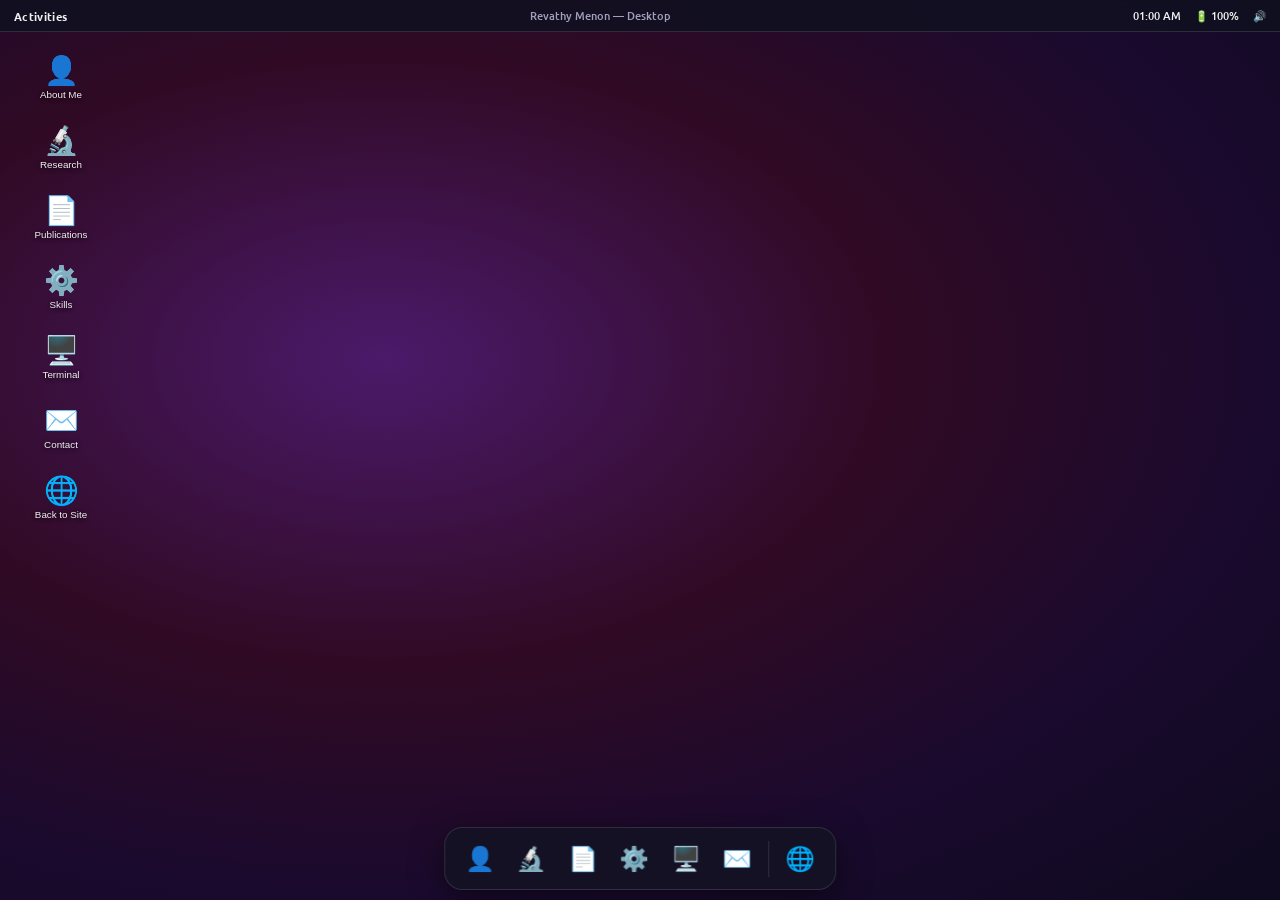
<file: ubuntu.html>
<!DOCTYPE html>
<html lang="en">
<head>
  <meta charset="UTF-8" />
  <meta name="viewport" content="width=device-width, initial-scale=1.0" />
  <title>Revathy Menon — Desktop Environment</title>
  <link rel="preconnect" href="https://fonts.googleapis.com" />
  <link rel="preconnect" href="https://fonts.gstatic.com" crossorigin />
  <link href="https://fonts.googleapis.com/css2?family=Ubuntu:wght@300;400;500;700&family=Ubuntu+Mono:wght@400;700&display=swap" rel="stylesheet" />
  <link rel="stylesheet" href="ubuntu.css" />
</head>
<body class="desktop">

  <!-- Top bar -->
  <div class="topbar" id="topbar">
    <span class="topbar__activities">Activities</span>
    <span class="topbar__title" id="topbar-app-name">Revathy Menon — Desktop</span>
    <div class="topbar__right">
      <span class="topbar__indicator" id="topbar-time"></span>
      <span class="topbar__indicator">🔋 100%</span>
      <span class="topbar__indicator">🔊</span>
    </div>
  </div>

  <!-- Desktop icon grid -->
  <main class="desktop__icons" id="desktop-icons">
    <button class="desk-icon" data-window="about" id="icon-about">
      <span class="desk-icon__img">👤</span>
      <span class="desk-icon__label">About Me</span>
    </button>
    <button class="desk-icon" data-window="research" id="icon-research">
      <span class="desk-icon__img">🔬</span>
      <span class="desk-icon__label">Research</span>
    </button>
    <button class="desk-icon" data-window="publications" id="icon-publications">
      <span class="desk-icon__img">📄</span>
      <span class="desk-icon__label">Publications</span>
    </button>
    <button class="desk-icon" data-window="skills" id="icon-skills">
      <span class="desk-icon__img">⚙️</span>
      <span class="desk-icon__label">Skills</span>
    </button>
    <button class="desk-icon" data-window="terminal" id="icon-terminal">
      <span class="desk-icon__img">🖥️</span>
      <span class="desk-icon__label">Terminal</span>
    </button>
    <button class="desk-icon" data-window="contact" id="icon-contact">
      <span class="desk-icon__img">✉️</span>
      <span class="desk-icon__label">Contact</span>
    </button>
    <button class="desk-icon" id="icon-back" onclick="window.location='index.html'">
      <span class="desk-icon__img">🌐</span>
      <span class="desk-icon__label">Back to Site</span>
    </button>
  </main>

  <!-- Windows container -->
  <div class="windows-layer" id="windows-layer"></div>

  <!-- Dock -->
  <nav class="dock" id="dock" aria-label="Dock">
    <button class="dock__item" data-window="about"        title="About Me">👤</button>
    <button class="dock__item" data-window="research"     title="Research">🔬</button>
    <button class="dock__item" data-window="publications" title="Publications">📄</button>
    <button class="dock__item" data-window="skills"       title="Skills">⚙️</button>
    <button class="dock__item" data-window="terminal"     title="Terminal">🖥️</button>
    <button class="dock__item" data-window="contact"      title="Contact">✉️</button>
    <div class="dock__divider"></div>
    <button class="dock__item" onclick="window.location='index.html'" title="Back to portfolio">🌐</button>
  </nav>

  <script src="ubuntu.js"></script>
</body>
</html>
</file>
<file: style.css>
/* ═══════════════════════════════════════════════════════════
   DESIGN TOKENS & CSS VARIABLES
   ═══════════════════════════════════════════════════════════ */

:root {
  /* Light theme */
  --bg-color: #f4f5f6;
  --bg-secondary: #ebeced;
  --text-color: #1a1a1a;
  --text-muted: #6b6b6b;
  --text-subtle: #999;
  --accent: #4a3f8a;
  --accent-light: #6c5fc7;
  --accent-soft: rgba(74, 63, 138, 0.08);
  --border: rgba(0, 0, 0, 0.08);
  --card-bg: #ffffff;
  --card-shadow: 0 1px 3px rgba(0, 0, 0, 0.04), 0 6px 24px rgba(0, 0, 0, 0.04);
  --card-shadow-hover: 0 4px 12px rgba(0, 0, 0, 0.06), 0 16px 40px rgba(0, 0, 0, 0.08);
  --nav-bg: rgba(244, 245, 246, 0.88);
  --playground-bg: #eeeaf8;
  --playground-card-bg: #ffffff;
  --playground-border: rgba(108, 95, 199, 0.15);
  --footer-bg: #1a1a1a;
  --footer-text: #ccc;
  --tag-bg: rgba(74, 63, 138, 0.07);
  --tag-text: #4a3f8a;
  --timeline-line: #ddd;
  --timeline-dot: #4a3f8a;
  --pub-doi-text: #ffffff;
}

[data-theme="dark"] {
  --bg-color: #0e141b;
  --bg-secondary: #111820;
  --text-color: #e8e6e3;
  --text-muted: #9a9a9a;
  --text-subtle: #555;
  --accent: #9b8aff;
  --accent-light: #b4a7ff;
  --accent-soft: rgba(155, 138, 255, 0.1);
  --border: rgba(255, 255, 255, 0.07);
  --card-bg: #161e2a;
  --card-shadow: 0 1px 3px rgba(0, 0, 0, 0.25), 0 6px 24px rgba(0, 0, 0, 0.2);
  --card-shadow-hover: 0 4px 12px rgba(0, 0, 0, 0.35), 0 16px 40px rgba(0, 0, 0, 0.3);
  --nav-bg: rgba(14, 20, 27, 0.9);
  --playground-bg: #0c121a;
  --playground-card-bg: #141c26;
  --playground-border: rgba(155, 138, 255, 0.18);
  --footer-bg: #090d12;
  --footer-text: #666;
  --tag-bg: rgba(155, 138, 255, 0.1);
  --tag-text: #b4a7ff;
  --timeline-line: #1e2a38;
  --timeline-dot: #9b8aff;
  --pub-doi-text: #0e141b;
}

/* ═══════════════  RESET & BASE  ═══════════════ */

*,
*::before,
*::after {
  box-sizing: border-box;
  margin: 0;
  padding: 0;
}

html {
  scroll-behavior: smooth;
  font-size: 16px;
  -webkit-font-smoothing: antialiased;
  -moz-osx-font-smoothing: grayscale;
}

body {
  font-family: 'Montserrat', sans-serif;
  font-weight: 400;
  line-height: 1.6;
  color: var(--text-color);
  background-color: var(--bg-color);
  transition: background-color 0.4s ease, color 0.4s ease;
  overflow-x: hidden;
}

h1,
h2,
h3,
h4 {
  font-family: 'Playfair Display', serif;
  font-weight: 600;
  line-height: 1.2;
  color: var(--text-color);
}

a {
  color: var(--accent);
  text-decoration: none;
}

img {
  max-width: 100%;
  height: auto;
  display: block;
}

ol,
ul {
  list-style: none;
}

::selection {
  background: var(--accent);
  color: #fff;
}

/* ═══════════════  UTILITIES  ═══════════════ */

.container {
  width: 100%;
  max-width: 1100px;
  margin: 0 auto;
  padding: 0 2rem;
}

.container--narrow {
  max-width: 720px;
}

.section {
  padding: 7rem 0;
  position: relative;
}

.section__label {
  display: block;
  font-family: 'JetBrains Mono', monospace;
  font-size: 0.72rem;
  font-weight: 500;
  letter-spacing: 0.12em;
  text-transform: uppercase;
  color: var(--accent);
  margin-bottom: 1rem;
}

.section__heading {
  font-size: clamp(2rem, 4vw, 3rem);
  margin-bottom: 1rem;
}

.section__subheading {
  font-family: 'Montserrat', sans-serif;
  font-size: 1.05rem;
  color: var(--text-muted);
  max-width: 600px;
  margin-bottom: 3rem;
  line-height: 1.7;
}

/* ═══════════════  NAVIGATION — LEFT SIDEBAR  ═══════════════ */

.nav {
  position: fixed;
  top: 0;
  left: 0;
  width: 220px;
  height: 100vh;
  z-index: 1000;
  background: var(--nav-bg);
  backdrop-filter: blur(16px);
  -webkit-backdrop-filter: blur(16px);
  border-right: 1px solid var(--border);
  transition: background-color 0.4s ease;
  overflow-y: auto;
  overflow-x: hidden;
}

body {
  padding-left: 220px;
}

.nav__inner {
  display: flex;
  flex-direction: column;
  align-items: flex-start;
  padding: 2rem 1.5rem;
  height: 100%;
  gap: 0;
}

.nav__logo {
  font-family: 'Playfair Display', serif;
  font-size: 1.4rem;
  font-weight: 700;
  color: var(--text-color);
  letter-spacing: -0.02em;
  margin-bottom: 2.5rem;
  display: block;
}

.nav__links {
  display: flex;
  flex-direction: column;
  gap: 0.25rem;
  width: 100%;
  flex: 1;
}

.nav__links li {
  width: 100%;
}

.nav__links a {
  font-family: 'Montserrat', sans-serif;
  font-size: 0.82rem;
  font-weight: 500;
  color: var(--text-muted);
  letter-spacing: 0.03em;
  position: relative;
  padding: 0.55rem 0.75rem;
  border-radius: 6px;
  display: block;
  transition: color 0.25s ease, background 0.25s ease;
}

.nav__links a::after {
  content: '';
  position: absolute;
  left: 0;
  top: 50%;
  transform: translateY(-50%);
  width: 0;
  height: 60%;
  background: var(--accent);
  border-radius: 0 3px 3px 0;
  transition: width 0.25s ease;
}

.nav__links a:hover {
  color: var(--text-color);
  background: var(--accent-soft);
}

.nav__links a:hover::after {
  width: 3px;
}

/* Scroll-spy active state */
.nav__links a.active {
  color: var(--accent);
  background: var(--accent-soft);
  font-weight: 600;
}

.nav__links a.active::after {
  width: 3px;
}

/* CV link in nav */
.nav__cv-link {
  font-family: 'JetBrains Mono', monospace !important;
  font-size: 0.72rem !important;
  color: var(--accent) !important;
  letter-spacing: 0.04em;
  opacity: 0.9;
  margin-top: 0.5rem;
}

.nav__cv-link:hover {
  opacity: 1;
}

.nav__actions {
  display: flex;
  flex-direction: column;
  align-items: flex-start;
  gap: 0.75rem;
  margin-top: 1.5rem;
  padding-top: 1.5rem;
  border-top: 1px solid var(--border);
  width: 100%;
}

/* Ubuntu / penguin button */
.nav__ubuntu-btn {
  display: flex;
  align-items: center;
  gap: 0.5rem;
  background: none;
  border: 1.5px solid var(--border);
  border-radius: 6px;
  padding: 0.5rem 0.75rem;
  cursor: pointer;
  color: var(--text-muted);
  font-family: 'Montserrat', sans-serif;
  font-size: 0.72rem;
  font-weight: 500;
  letter-spacing: 0.02em;
  width: 100%;
  text-align: left;
  transition: border-color 0.25s, color 0.25s, background 0.25s;
  text-decoration: none;
}

.nav__ubuntu-btn:hover {
  border-color: var(--accent);
  color: var(--accent);
  background: var(--accent-soft);
}

.nav__ubuntu-btn .penguin-icon {
  font-size: 1.1rem;
  flex-shrink: 0;
}

/* Theme Toggle */
.theme-toggle {
  background: none;
  border: 1.5px solid var(--border);
  border-radius: 50%;
  width: 36px;
  height: 36px;
  display: flex;
  align-items: center;
  justify-content: center;
  cursor: pointer;
  color: var(--text-muted);
  transition: color 0.3s, border-color 0.3s, transform 0.3s;
  flex-shrink: 0;
}

.theme-toggle:hover {
  color: var(--accent);
  border-color: var(--accent);
  transform: scale(1.08);
}

.theme-toggle__icon {
  display: flex;
  align-items: center;
  justify-content: center;
}

.theme-toggle__icon--moon {
  display: none;
}

[data-theme="dark"] .theme-toggle__icon--sun {
  display: none;
}

[data-theme="dark"] .theme-toggle__icon--moon {
  display: flex;
}

/* Hamburger — hidden on desktop, shown on mobile */
.nav__hamburger {
  display: none;
  flex-direction: column;
  gap: 5px;
  background: none;
  border: none;
  cursor: pointer;
  padding: 4px;
}

.nav__hamburger span {
  width: 22px;
  height: 2px;
  background: var(--text-color);
  border-radius: 2px;
  transition: transform 0.3s, opacity 0.3s;
}

.nav__hamburger.active span:nth-child(1) {
  transform: translateY(7px) rotate(45deg);
}

.nav__hamburger.active span:nth-child(2) {
  opacity: 0;
}

.nav__hamburger.active span:nth-child(3) {
  transform: translateY(-7px) rotate(-45deg);
}

/* ═══════════════  HERO  ═══════════════ */

.hero {
  min-height: 100vh;
  display: flex;
  align-items: center;
  justify-content: center;
  position: relative;
  padding: 6rem 2rem 4rem;
}

/* Outer column: two-col row on top, CTA row below */
.hero__layout {
  display: flex;
  flex-direction: column;
  align-items: center;
  gap: 2.5rem;
  max-width: 900px;
  width: 100%;
}

/* Two-column inner: photo + text */
.hero__inner {
  display: grid;
  grid-template-columns: auto 1fr;
  gap: 4rem;
  align-items: center;
  width: 100%;
}

.hero__photo-wrap {
  flex-shrink: 0;
}

.hero__photo {
  width: 300px;
  height: 300px;
  object-fit: cover;
  border-radius: 50%;
  /* circular */
  box-shadow: 0 8px 32px rgba(0, 0, 0, 0.18);
  display: block;
}

.hero__content {
  text-align: left;
}

/* CTA row — full width, centered */
.hero__cta {
  display: flex;
  gap: 1rem;
  justify-content: center;
  flex-wrap: wrap;
  width: 100%;
}

.hero__greeting {
  font-family: 'Montserrat', sans-serif;
  font-size: 0.85rem;
  font-weight: 500;
  letter-spacing: 0.2em;
  text-transform: uppercase;
  color: var(--accent);
  margin-bottom: 1rem;
}

/* ─── Status Availability Pill ─── */
.status-pill {
  display: inline-flex;
  align-items: center;
  gap: 0.55rem;
  font-family: 'JetBrains Mono', monospace;
  font-size: 0.7rem;
  font-weight: 500;
  letter-spacing: 0.08em;
  text-transform: uppercase;
  color: var(--text-muted);
  border: 1px solid var(--border);
  border-radius: 999px;
  padding: 0.4rem 1.1rem;
  margin-bottom: 1.4rem;
  transition: border-color 0.3s ease, color 0.3s ease;
}

.status-pill:hover {
  border-color: #22c55e;
  color: #22c55e;
}

.status-pill__dot {
  width: 7px;
  height: 7px;
  border-radius: 50%;
  background: #22c55e;
  flex-shrink: 0;
  animation: statusPulse 2.2s ease-in-out infinite;
}

@keyframes statusPulse {

  0%,
  100% {
    opacity: 1;
    transform: scale(1);
  }

  50% {
    opacity: 0.45;
    transform: scale(0.75);
  }
}

.hero__name {
  font-size: clamp(2.8rem, 7vw, 5rem);
  font-weight: 700;
  letter-spacing: -0.02em;
  margin-bottom: 0.5rem;
  background: linear-gradient(135deg, var(--text-color) 0%, var(--accent) 100%);
  -webkit-background-clip: text;
  -webkit-text-fill-color: transparent;
  background-clip: text;
}

.hero__title {
  font-family: 'Montserrat', sans-serif;
  font-size: clamp(0.9rem, 2vw, 1.15rem);
  font-weight: 400;
  color: var(--text-muted);
  margin-bottom: 1.5rem;
  letter-spacing: 0.04em;
}

.hero__subtitle {
  font-family: 'Montserrat', sans-serif;
  font-size: 1rem;
  color: var(--text-muted);
  max-width: 540px;
  margin: 0 auto 2.5rem;
  line-height: 1.75;
}

.hero__cta {
  display: flex;
  gap: 1rem;
  justify-content: center;
  flex-wrap: wrap;
}

/* Buttons */
.btn {
  font-family: 'Montserrat', sans-serif;
  font-size: 0.82rem;
  font-weight: 600;
  letter-spacing: 0.05em;
  padding: 0.85rem 2rem;
  border-radius: 6px;
  cursor: pointer;
  transition: transform 0.25s ease, box-shadow 0.25s ease, background 0.3s ease, color 0.3s ease;
  display: inline-flex;
  align-items: center;
  gap: 0.5rem;
}

.btn--primary {
  background: var(--accent);
  color: #fff;
  border: none;
}

.btn--primary:hover {
  transform: translateY(-2px);
  box-shadow: 0 6px 20px rgba(74, 63, 138, 0.3);
}

.btn--outline {
  background: transparent;
  color: var(--text-color);
  border: 1.5px solid var(--border);
}

.btn--outline:hover {
  border-color: var(--accent);
  color: var(--accent);
  transform: translateY(-2px);
}

.btn--cv {
  background: transparent;
  color: var(--text-muted);
  border: 1.5px solid var(--border);
  font-family: 'JetBrains Mono', monospace;
  font-size: 0.75rem;
  letter-spacing: 0.04em;
}

.btn--cv:hover {
  border-color: var(--accent);
  color: var(--accent);
  transform: translateY(-2px);
  box-shadow: 0 4px 14px rgba(74, 63, 138, 0.15);
}

.btn--cv svg {
  transition: transform 0.25s ease;
}

.btn--cv:hover svg {
  transform: translateY(2px);
}

/* Scroll indicator */
.hero__scroll-indicator {
  position: absolute;
  bottom: 2.5rem;
  left: 50%;
  transform: translateX(-50%);
  display: flex;
  flex-direction: column;
  align-items: center;
  gap: 0.5rem;
}

.hero__scroll-indicator span {
  font-family: 'Montserrat', sans-serif;
  font-size: 0.65rem;
  font-weight: 600;
  letter-spacing: 0.2em;
  text-transform: uppercase;
  color: var(--text-subtle);
}

.hero__scroll-line {
  width: 1px;
  height: 40px;
  background: var(--text-subtle);
  position: relative;
  overflow: hidden;
}

.hero__scroll-line::after {
  content: '';
  position: absolute;
  top: -100%;
  left: 0;
  width: 100%;
  height: 100%;
  background: var(--accent);
  animation: scrollLine 2s ease-in-out infinite;
}

@keyframes scrollLine {
  0% {
    top: -100%;
  }

  50% {
    top: 100%;
  }

  100% {
    top: 100%;
  }
}

/* ═══════════════  ABOUT  ═══════════════ */

.about__grid {
  display: grid;
  grid-template-columns: 1.3fr 1fr;
  gap: 4rem;
  align-items: start;
  margin-top: 2rem;
}

.about__text p {
  font-size: 0.95rem;
  color: var(--text-muted);
  margin-bottom: 1.25rem;
  line-height: 1.75;
}

.about__text strong {
  color: var(--text-color);
  font-weight: 600;
}

.about__details {
  display: flex;
  flex-direction: column;
  gap: 1.25rem;
  padding: 2rem;
  background: var(--card-bg);
  border-radius: 12px;
  border: 1px solid var(--border);
}

.about__detail-item {
  display: flex;
  flex-direction: column;
  gap: 0.2rem;
}

.about__detail-label {
  font-family: 'JetBrains Mono', monospace;
  font-size: 0.65rem;
  font-weight: 500;
  letter-spacing: 0.08em;
  text-transform: uppercase;
  color: var(--text-subtle);
}

.about__detail-value {
  font-size: 0.88rem;
  font-weight: 500;
  color: var(--text-color);
}

/* ═══════════════  WORK CARDS  ═══════════════ */

.work__grid {
  display: grid;
  grid-template-columns: repeat(auto-fill, minmax(320px, 1fr));
  gap: 1.5rem;
}

.card {
  background: var(--card-bg);
  border: 1px solid var(--border);
  border-radius: 12px;
  padding: 2rem;
  transition: transform 0.35s ease, box-shadow 0.35s ease;
  display: flex;
  flex-direction: column;
}

.card:hover {
  transform: translateY(-4px);
  box-shadow: var(--card-shadow-hover);
}

.card__tag {
  font-family: 'JetBrains Mono', monospace;
  font-size: 0.65rem;
  font-weight: 500;
  letter-spacing: 0.06em;
  text-transform: uppercase;
  color: var(--accent);
  margin-bottom: 0.75rem;
}

.card__title {
  font-size: 1.3rem;
  margin-bottom: 0.75rem;
}

.card__desc {
  font-size: 0.88rem;
  color: var(--text-muted);
  line-height: 1.7;
  flex: 1;
  margin-bottom: 1.25rem;
}

.card__tech {
  display: flex;
  flex-wrap: wrap;
  gap: 0.4rem;
  margin-bottom: 1rem;
}

.card__tech li {
  font-family: 'JetBrains Mono', monospace;
  font-size: 0.65rem;
  font-weight: 400;
  padding: 0.3rem 0.7rem;
  border-radius: 4px;
  background: var(--tag-bg);
  color: var(--tag-text);
}

.card__meta {
  font-size: 0.75rem;
  color: var(--text-subtle);
  font-weight: 500;
  border-top: 1px solid var(--border);
  padding-top: 0.75rem;
  display: flex;
  align-items: center;
  justify-content: space-between;
  gap: 0.5rem;
  flex-wrap: wrap;
  margin-top: auto;
}

.card__meta-links {
  display: flex;
  align-items: center;
  gap: 0.75rem;
}

.card__doi {
  font-family: 'JetBrains Mono', monospace;
  font-size: 0.65rem;
  font-weight: 500;
  color: var(--accent);
  letter-spacing: 0.02em;
  white-space: nowrap;
  transition: opacity 0.2s ease;
}

.card__doi:hover {
  opacity: 0.75;
  text-decoration: underline;
}

/* ─── Card expand panel (work cards) ─── */

.card__expand {
  max-height: 0;
  overflow: hidden;
  transition: max-height 0.42s cubic-bezier(0.4, 0, 0.2, 1);
}

.card__expand.is-expanded {
  max-height: 700px;
}

.card__expand-inner {
  display: flex;
  flex-direction: column;
  gap: 1rem;
  padding: 1.25rem 0 0.5rem;
  border-top: 1px solid var(--border);
  margin-top: 0.75rem;
}

.card__expand-row {
  display: flex;
  flex-direction: column;
  gap: 0.3rem;
}

.card__expand-label {
  font-family: 'JetBrains Mono', monospace;
  font-size: 0.62rem;
  font-weight: 500;
  letter-spacing: 0.08em;
  text-transform: uppercase;
  color: var(--accent);
}

.card__expand-row p {
  font-size: 0.84rem;
  color: var(--text-muted);
  line-height: 1.7;
}

.card__toggle {
  background: none;
  border: none;
  cursor: pointer;
  font-family: 'JetBrains Mono', monospace;
  font-size: 0.65rem;
  font-weight: 500;
  color: var(--accent);
  letter-spacing: 0.04em;
  padding: 0;
  transition: opacity 0.2s;
  white-space: nowrap;
}

.card__toggle:hover {
  opacity: 0.7;
}
/* ═══════════════  WHAT I DO — TABS  ═══════════════ */

.what-i-do {
  background: var(--bg-color);
}

.wid-tabs {
  display: flex;
  gap: 0.25rem;
  margin-bottom: 2.5rem;
  border-bottom: 2px solid var(--border);
  padding-bottom: 0;
}

.wid-tab {
  background: none;
  border: none;
  border-bottom: 2px solid transparent;
  margin-bottom: -2px;
  padding: 0.6rem 1.1rem;
  font-family: 'Montserrat', sans-serif;
  font-size: 0.82rem;
  font-weight: 500;
  color: var(--text-muted);
  letter-spacing: 0.03em;
  cursor: pointer;
  border-radius: 6px 6px 0 0;
  transition: color 0.2s, border-color 0.2s, background 0.2s;
}

.wid-tab:hover {
  color: var(--text-color);
  background: var(--accent-soft);
}

.wid-tab--active {
  color: var(--accent);
  font-weight: 600;
  border-bottom-color: var(--accent);
}

/* Panels: only the active one is visible */
.wid-panel {
  display: none;
}

.wid-panel--active {
  display: block;
}

/* ═══════════════  NAV PARENT / CHILDREN  ═══════════════ */

/* Parent label — all caps via CSS, slightly bolder */
.nav__parent-link {
  font-size: 0.72rem !important;
  font-weight: 700 !important;
  letter-spacing: 0.1em !important;
  color: var(--text-color) !important;
  opacity: 0.75;
}

.nav__parent-link:hover,
.nav__parent-link.active {
  opacity: 1;
  background: var(--accent-soft) !important;
  color: var(--accent) !important;
}

/* Children sub-list */
.nav__children {
  display: flex;
  flex-direction: column;
  gap: 0;
  padding-left: 0.75rem;
  margin-top: 0.1rem;
  border-left: 2px solid var(--border);
  margin-left: 0.75rem;
}

.nav__child-link {
  font-size: 0.77rem !important;
  font-weight: 400 !important;
  letter-spacing: 0.01em !important;
  color: var(--text-muted) !important;
  padding: 0.3rem 0.6rem !important;
}

.nav__child-link:hover {
  color: var(--text-color) !important;
  background: var(--accent-soft) !important;
}

.nav__child-link.active {
  color: var(--accent) !important;
  font-weight: 500 !important;
  background: var(--accent-soft) !important;
}

/* ═══════════════  TALKS / POSTERS  ═══════════════ */

.talks__heading {
  font-family: 'Playfair Display', serif;
  font-size: 1.35rem;
  font-weight: 600;
  color: var(--text-color);
  margin-bottom: 1.75rem;
  padding-bottom: 0.75rem;
  border-bottom: 1px solid var(--border);
}

.talks__list {
  display: flex;
  flex-direction: column;
  gap: 1.5rem;
}

.talks__item {
  display: grid;
  grid-template-columns: 90px 1fr;
  gap: 1.25rem;
  align-items: start;
}

.talks__year {
  font-family: 'JetBrains Mono', monospace;
  font-size: 0.68rem;
  font-weight: 500;
  letter-spacing: 0.06em;
  text-transform: uppercase;
  color: var(--accent);
  padding-top: 0.25rem;
  white-space: nowrap;
}

.talks__title {
  font-family: 'Playfair Display', serif;
  font-size: 1rem;
  font-weight: 600;
  color: var(--text-color);
  margin: 0 0 0.3rem;
  line-height: 1.4;
}

.talks__meta {
  font-size: 0.83rem;
  color: var(--text-muted);
  line-height: 1.65;
  margin: 0;
}

/* ═══════════════  PLAYGROUND  ═══════════════ */

.playground {
  background: var(--playground-bg);
}

.playground__grid {
  display: grid;
  grid-template-columns: repeat(auto-fill, minmax(280px, 1fr));
  gap: 1.5rem;
}

.playground-card {
  background: var(--playground-card-bg);
  border: 1.5px dashed var(--playground-border);
  border-radius: 16px;
  padding: 2rem;
  text-align: center;
  transition: transform 0.35s ease, border-color 0.3s ease, box-shadow 0.35s ease;
}

.playground-card:hover {
  transform: translateY(-4px) rotate(-0.5deg);
  border-color: var(--accent);
  box-shadow: var(--card-shadow-hover);
}

.playground-card--clickable {
  cursor: pointer;
  border-style: solid;
}

.playground-card--clickable:hover {
  transform: translateY(-6px) rotate(-0.5deg);
}

.playground-card__emoji {
  font-size: 2.5rem;
  margin-bottom: 1rem;
}

.playground-card__title {
  font-size: 1.15rem;
  margin-bottom: 0.5rem;
}

.playground-card__desc {
  font-size: 0.85rem;
  color: var(--text-muted);
  line-height: 1.65;
  margin-bottom: 1rem;
}

.playground-card__status {
  font-size: 0.68rem;
  font-weight: 600;
  letter-spacing: 0.1em;
  text-transform: uppercase;
  color: var(--accent);
  background: var(--accent-soft);
  padding: 0.3rem 0.8rem;
  border-radius: 20px;
}

/* ═══════════════  EXPERIENCE TIMELINE  ═══════════════ */

.timeline {
  position: relative;
  margin: 3rem 0;
  padding-left: 2.5rem;
}

.timeline::before {
  content: '';
  position: absolute;
  left: 8px;
  top: 8px;
  bottom: 8px;
  width: 1.5px;
  background: var(--timeline-line);
}

.timeline__item {
  position: relative;
  margin-bottom: 2.5rem;
}

.timeline__item:last-child {
  margin-bottom: 0;
}

.timeline__marker {
  position: absolute;
  left: -2.5rem;
  top: 6px;
  width: 17px;
  height: 17px;
  border-radius: 50%;
  border: 2.5px solid var(--timeline-dot);
  background: var(--bg-color);
  transition: background 0.3s;
}

.timeline__item:hover .timeline__marker {
  background: var(--timeline-dot);
}

.timeline--nested {
  margin: 1.5rem 0 0 0;
  padding-left: 2rem;
}
.timeline--nested::before {
  left: 6px;
  background: var(--border);
}
.timeline__marker--nested {
  left: -2rem;
  width: 13px;
  height: 13px;
  top: 7px;
  border-width: 2px;
}

.timeline__date {
  font-family: 'JetBrains Mono', monospace;
  font-size: 0.68rem;
  font-weight: 500;
  letter-spacing: 0.06em;
  text-transform: uppercase;
  color: var(--accent);
  margin-bottom: 0.3rem;
  display: block;
}

.timeline__title {
  font-size: 1.15rem;
  margin-bottom: 0.5rem;
}

.timeline__desc {
  font-size: 0.88rem;
  color: var(--text-muted);
  line-height: 1.7;
}

/* ═══════════════  SKILLS  ═══════════════ */

.skills__heading {
  font-size: 1.5rem;
  margin: 4rem 0 1.5rem;
}

.skills__grid {
  display: grid;
  grid-template-columns: repeat(auto-fill, minmax(240px, 1fr));
  gap: 1.5rem;
}

.skill-group {
  background: var(--card-bg);
  border: 1px solid var(--border);
  border-radius: 12px;
  padding: 1.5rem;
}

.skill-group__title {
  font-family: 'JetBrains Mono', monospace;
  font-size: 0.7rem;
  font-weight: 500;
  letter-spacing: 0.06em;
  text-transform: uppercase;
  color: var(--text-subtle);
  margin-bottom: 0.85rem;
}

.skill-group__tags {
  display: flex;
  flex-wrap: wrap;
  gap: 0.4rem;
}

.skill-group__tags span {
  font-family: 'JetBrains Mono', monospace;
  font-size: 0.68rem;
  font-weight: 400;
  padding: 0.3rem 0.65rem;
  border-radius: 4px;
  background: var(--tag-bg);
  color: var(--tag-text);
  transition: background 0.3s, transform 0.2s;
}

.skill-group__tags span:hover {
  background: var(--accent);
  color: #fff;
  transform: translateY(-1px);
}

/* ═══════════════  PUBLICATIONS CARD GRID  ═══════════════ */

/* Filter bar */
.pub-filter {
  display: flex;
  flex-wrap: wrap;
  gap: 0.5rem;
  margin-bottom: 2rem;
}

.pub-filter__btn {
  font-family: 'JetBrains Mono', monospace;
  font-size: 0.65rem;
  font-weight: 500;
  letter-spacing: 0.06em;
  text-transform: uppercase;
  padding: 0.4rem 1rem;
  border-radius: 999px;
  border: 1px solid var(--border);
  background: transparent;
  color: var(--text-muted);
  cursor: pointer;
  transition: background 0.25s ease, color 0.25s ease, border-color 0.25s ease;
}

.pub-filter__btn:hover {
  border-color: var(--accent);
  color: var(--accent);
}

.pub-filter__btn.is-active {
  background: var(--accent);
  color: #fff;
  border-color: var(--accent);
}

/* Publication card grid */
.pub-grid {
  display: grid;
  grid-template-columns: repeat(auto-fill, minmax(320px, 1fr));
  gap: 1.5rem;
}

/* Individual publication card */
.pub-card {
  background: var(--card-bg);
  border: 1px solid var(--border);
  border-radius: 12px;
  padding: 1.75rem;
  display: flex;
  flex-direction: column;
  transition: transform 0.35s ease, box-shadow 0.35s ease, opacity 0.3s ease;
}

.pub-card:hover {
  transform: translateY(-4px);
  box-shadow: var(--card-shadow-hover);
}

.pub-card.is-hidden {
  display: none;
}

.pub-card__header {
  display: flex;
  align-items: flex-start;
  justify-content: space-between;
  margin-bottom: 0.85rem;
}

.pub-card__venue {
  font-family: 'JetBrains Mono', monospace;
  font-size: 0.62rem;
  font-weight: 500;
  letter-spacing: 0.06em;
  text-transform: uppercase;
  color: var(--accent);
  line-height: 1.4;
}

.pub-card__emoji {
  font-size: 1.4rem;
  line-height: 1;
  flex-shrink: 0;
  margin-left: 0.5rem;
}

.pub-card__title {
  font-size: 1.05rem;
  line-height: 1.35;
  margin-bottom: 0.65rem;
  color: var(--text-color);
}

.pub-card__authors {
  font-size: 0.78rem;
  color: var(--text-muted);
  line-height: 1.55;
  margin-bottom: 0.85rem;
  flex: 1;
}

.pub-card__authors strong {
  color: var(--text-color);
  font-weight: 600;
}

/* Role pill */
.pub-card__role {
  display: inline-block;
  font-family: 'JetBrains Mono', monospace;
  font-size: 0.6rem;
  font-weight: 500;
  letter-spacing: 0.08em;
  text-transform: uppercase;
  padding: 0.25rem 0.7rem;
  border-radius: 4px;
  margin-bottom: 1rem;
  align-self: flex-start;
}

.pub-card__role--cofirst {
  background: var(--accent-soft);
  color: var(--accent);
  border: 1px solid var(--accent);
}

.pub-card__role--contributing {
  background: transparent;
  color: var(--text-subtle);
  border: 1px solid var(--border);
}

/* Expandable abstract panel */
.pub-card__expand {
  max-height: 0;
  overflow: hidden;
  transition: max-height 0.42s cubic-bezier(0.4, 0, 0.2, 1);
}

.pub-card__expand.is-expanded {
  max-height: 400px;
}

.pub-card__abstract {
  padding: 1rem 0 0.25rem;
  border-top: 1px solid var(--border);
  margin-top: 0.25rem;
  font-size: 0.83rem;
  color: var(--text-muted);
  line-height: 1.7;
}

.pub-card__abstract-doi {
  display: inline-block;
  margin-top: 0.75rem;
  font-family: 'JetBrains Mono', monospace;
  font-size: 0.63rem;
  font-weight: 500;
  color: var(--accent);
  letter-spacing: 0.03em;
  transition: opacity 0.2s;
}

.pub-card__abstract-doi:hover {
  opacity: 0.7;
  text-decoration: underline;
}

/* Card footer */
.pub-card__footer {
  display: flex;
  align-items: center;
  justify-content: space-between;
  border-top: 1px solid var(--border);
  padding-top: 0.75rem;
  margin-top: auto;
}

.pub-card__toggle {
  background: none;
  border: none;
  cursor: pointer;
  font-family: 'JetBrains Mono', monospace;
  font-size: 0.63rem;
  font-weight: 500;
  color: var(--accent);
  letter-spacing: 0.04em;
  padding: 0;
  transition: opacity 0.2s;
  white-space: nowrap;
}

.pub-card__toggle:hover {
  opacity: 0.7;
}

.publications__note {
  font-size: 0.75rem;
  color: var(--text-subtle);
  margin-top: 1.5rem;
  font-style: italic;
}

/* ═══════════════  CONTACT  ═══════════════ */

.contact {
  background: var(--bg-secondary);
}

.contact__layout {
  display: grid;
  grid-template-columns: 1fr 1fr;
  gap: 5rem;
  align-items: start;
}

.contact__left .section__label {
  margin-bottom: 1rem;
}

.contact__text {
  font-size: 1rem;
  color: var(--text-muted);
  margin-top: 1.25rem;
  line-height: 1.7;
  max-width: 380px;
}

/* Sidebar card */
.contact__sidebar {
  background: var(--card-bg);
  border: 1px solid var(--border);
  border-radius: 14px;
  overflow: hidden;
  margin-top: 1rem;
}

.contact__sidebar-item {
  display: flex;
  align-items: center;
  justify-content: space-between;
  gap: 1rem;
  padding: 1.35rem 1.75rem;
  border-bottom: 1px solid var(--border);
  color: var(--text-color);
  text-decoration: none;
  transition: background 0.25s ease, color 0.25s ease;
}

.contact__sidebar-item:last-child {
  border-bottom: none;
}

.contact__sidebar-item:hover {
  background: var(--accent-soft);
  color: var(--accent);
}

.contact__sidebar-item:hover .contact__sidebar-platform {
  color: var(--accent);
}

.contact__sidebar-info {
  display: flex;
  flex-direction: column;
  gap: 0.15rem;
}

.contact__sidebar-platform {
  font-family: 'JetBrains Mono', monospace;
  font-size: 0.63rem;
  font-weight: 500;
  letter-spacing: 0.08em;
  text-transform: uppercase;
  color: var(--text-subtle);
  transition: color 0.25s ease;
}

.contact__sidebar-handle {
  font-size: 0.88rem;
  font-weight: 500;
  color: var(--text-color);
  line-height: 1.3;
}

.contact__sidebar-desc {
  font-size: 0.76rem;
  color: var(--text-muted);
}

.contact__sidebar-arrow {
  font-size: 1rem;
  color: var(--text-subtle);
  flex-shrink: 0;
  transition: transform 0.25s ease, color 0.25s ease;
}

.contact__sidebar-item:hover .contact__sidebar-arrow {
  transform: translate(2px, -2px);
  color: var(--accent);
}

/* ═══════════════  FOOTER  ═══════════════ */

.footer {
  background: var(--footer-bg);
  padding: 2rem 0;
  text-align: center;
}

.footer__text {
  font-size: 0.78rem;
  color: var(--footer-text);
}

.footer__text strong {
  color: #fff;
  font-weight: 500;
}

[data-theme="dark"] .footer__text strong {
  color: var(--accent-light);
}

/* ═══════════════  SCROLL REVEAL ANIMATIONS  ═══════════════ */

@media (prefers-reduced-motion: no-preference) {
  .reveal {
    opacity: 0;
    transform: translateY(28px);
    transition: opacity 0.7s cubic-bezier(0.23, 1, 0.32, 1),
      transform 0.7s cubic-bezier(0.23, 1, 0.32, 1);
  }

  .reveal.is-visible {
    opacity: 1;
    transform: translateY(0);
  }

  .reveal--delay-1 {
    transition-delay: 0.1s;
  }

  .reveal--delay-2 {
    transition-delay: 0.2s;
  }

  .reveal--delay-3 {
    transition-delay: 0.35s;
  }

  .reveal--delay-4 {
    transition-delay: 0.5s;
  }

  .reveal--delay-5 {
    transition-delay: 0.65s;
  }
}

/* Reduced motion fallback */
@media (prefers-reduced-motion: reduce) {
  .reveal {
    opacity: 1;
    transform: none;
  }

  html {
    scroll-behavior: auto;
  }

  .hero__scroll-line::after {
    animation: none;
  }
}
/* ═══════════════  SCIENCE COMMUNICATION  ═══════════════ */

.scicomm {
  background: var(--bg);
}

.scicomm__grid {
  display: grid;
  grid-template-columns: 1fr 1fr;
  gap: 1.5rem;
  margin-top: 3rem;
}

.scicomm__item {
  display: flex;
  gap: 1.1rem;
  align-items: flex-start;
  background: var(--card-bg);
  border: 1px solid var(--border);
  border-radius: 14px;
  padding: 1.4rem 1.5rem;
  box-shadow: var(--card-shadow);
  transition: box-shadow 0.25s, transform 0.25s;
}

.scicomm__item:hover {
  box-shadow: var(--card-shadow-hover);
  transform: translateY(-3px);
}

.scicomm__icon {
  font-size: 1.75rem;
  flex-shrink: 0;
  line-height: 1;
  margin-top: 0.1rem;
}

.scicomm__title {
  font-family: 'Playfair Display', serif;
  font-size: 1rem;
  font-weight: 600;
  color: var(--text-color);
  margin-bottom: 0.5rem;
  line-height: 1.35;
}

.scicomm__desc {
  font-size: 0.85rem;
  color: var(--text-muted);
  line-height: 1.65;
  margin: 0;
}

/* ↗ inline link arrow within scicomm descriptions */
.scicomm__link {
  display: inline-block;
  font-size: 0.75rem;
  color: var(--accent);
  text-decoration: none;
  vertical-align: super;
  line-height: 1;
  margin-left: 0.1em;
  transition: opacity 0.2s;
}

.scicomm__link:hover {
  opacity: 0.7;
}


@media (max-width: 900px) {
  .scicomm__grid {
    grid-template-columns: 1fr;
  }
}

/* ═══════════════  ART  ═══════════════ */

.art {
  background: var(--bg-secondary);
  overflow: hidden;
}

.art__slider-wrapper {
  position: relative;
  display: flex;
  align-items: center;
  margin: 2.5rem 0 2rem;
  user-select: none;
}



.art__strip {
  display: flex;
  overflow: hidden;
  padding: 1rem 0;
  width: 100%;
}

.art__track {
  display: flex;
  flex-shrink: 0;
  gap: 1.25rem;
  padding-right: 1.25rem; /* Match gap for seamless loop */
  animation: scrollX 40s linear infinite;
}

.art__strip:hover .art__track {
  animation-play-state: paused;
}

@keyframes scrollX {
  from { transform: translateX(0); }
  to { transform: translateX(-100%); }
}

.art__img {
  height: 280px;
  width: auto;
  flex-shrink: 0;
  border-radius: 10px;
  object-fit: cover;
  box-shadow: 0 4px 16px rgba(0, 0, 0, 0.1);
  transition: transform 0.3s ease, box-shadow 0.3s ease;
  display: block;
}

.art__img:hover {
  transform: scale(1.03);
  box-shadow: 0 8px 28px rgba(0, 0, 0, 0.16);
}

.art__note {
  font-size: 0.72rem;
  color: var(--text-subtle);
  margin-top: 0.5rem;
  font-style: italic;
}

.art__note-link {
  color: var(--accent);
  text-decoration: underline;
  text-underline-offset: 2px;
}

/* ═══════════════  GANTT CHART  ═══════════════ */

.gantt {
  margin: 3.5rem 0 4rem;
  overflow-x: auto;
}

.gantt__title {
  font-size: 1.15rem;
  margin-bottom: 1.5rem;
  color: var(--text-muted);
  font-family: 'JetBrains Mono', monospace;
  font-weight: 500;
  font-size: 0.72rem;
  letter-spacing: 0.08em;
  text-transform: uppercase;
}

.gantt__inner {
  min-width: 600px;
}

.gantt__axis {
  display: flex;
  margin-left: 180px;
  margin-bottom: 0.5rem;
  border-bottom: 1px solid var(--border);
  padding-bottom: 0.4rem;
}

.gantt__year {
  font-family: 'JetBrains Mono', monospace;
  font-size: 0.62rem;
  color: var(--text-subtle);
  flex: 1;
  text-align: left;
}

.gantt__row {
  display: flex;
  align-items: center;
  margin-bottom: 0.75rem;
  gap: 0;
}

.gantt__label {
  width: 180px;
  min-width: 180px;
  font-size: 0.78rem;
  color: var(--text-muted);
  font-weight: 500;
  padding-right: 1rem;
  white-space: nowrap;
  overflow: hidden;
  text-overflow: ellipsis;
}

.gantt__track {
  flex: 1;
  position: relative;
  height: 28px;
  background: var(--bg-secondary);
  border-radius: 4px;
  overflow: visible;
}

.gantt__bar {
  position: absolute;
  top: 4px;
  height: 20px;
  border-radius: 4px;
  display: flex;
  align-items: center;
  padding: 0 0.5rem;
  font-size: 0.6rem;
  font-weight: 600;
  font-family: 'JetBrains Mono', monospace;
  letter-spacing: 0.04em;
  color: #fff;
  white-space: nowrap;
  overflow: hidden;
  text-overflow: ellipsis;
  opacity: 0.9;
  transition: opacity 0.2s;
}

.gantt__bar:hover {
  opacity: 1;
}

.gantt__bar--active {
  opacity: 1 !important;
  outline: 2.5px solid #fff;
  outline-offset: 2px;
  box-shadow: 0 0 0 4px rgba(255, 255, 255, 0.25);
}

.gantt__bar--edu {
  background: var(--accent);
}

.gantt__bar--research {
  background: #e05c5c;
}

.gantt__bar--teaching {
  background: #22c55e;
}

.gantt__bar--ops {
  background: #f59e0b;
}

/* Timeline marker active state — filled dot when bar is selected */
.timeline__marker--active {
  background: var(--timeline-dot) !important;
  box-shadow: 0 0 0 4px var(--accent-soft);
  transform: scale(1.2);
  transition: background 0.3s, transform 0.3s, box-shadow 0.3s;
}

.gantt__legend {
  display: flex;
  gap: 1.5rem;
  flex-wrap: wrap;
  margin-top: 1rem;
}

.gantt__legend-item {
  display: flex;
  align-items: center;
  gap: 0.4rem;
  font-family: 'JetBrains Mono', monospace;
  font-size: 0.62rem;
  color: var(--text-muted);
}

.gantt__legend-dot {
  width: 10px;
  height: 10px;
  border-radius: 2px;
  flex-shrink: 0;
}

/* Responsive: hero collapses to single column */
@media (max-width: 700px) {
  .hero__inner {
    grid-template-columns: 1fr;
    text-align: center;
    gap: 2rem;
    justify-items: center;
  }

  .hero__content {
    text-align: center;
  }

  .hero__photo {
    width: 160px;
    height: 160px;
  }

  .status-pill {
    margin-left: auto;
    margin-right: auto;
  }
}

/* ═══════════════  RESPONSIVE  ═══════════════ */

@media (max-width: 900px) {

  /* Collapse sidebar to a top bar */
  body {
    padding-left: 0;
    padding-top: 56px;
  }

  .nav {
    width: 100%;
    height: 56px;
    border-right: none;
    border-bottom: 1px solid var(--border);
    overflow: visible;
  }

  .nav__inner {
    flex-direction: row;
    align-items: center;
    justify-content: space-between;
    padding: 0 1.25rem;
    height: 56px;
    gap: 0;
  }

  .nav__logo {
    margin-bottom: 0;
  }

  .nav__links {
    display: none;
    position: absolute;
    top: 56px;
    left: 0;
    width: 100%;
    flex-direction: column;
    background: var(--nav-bg);
    backdrop-filter: blur(16px);
    border-bottom: 1px solid var(--border);
    padding: 1rem 1.25rem 1.5rem;
    gap: 0.25rem;
  }

  .nav__links a {
    padding: 0.6rem 0.75rem;
  }

  .nav__links a::after {
    display: none;
  }

  .nav__links.active {
    display: flex;
  }

  .nav__hamburger {
    display: flex;
  }

  .nav__actions {
    flex-direction: row;
    align-items: center;
    border-top: none;
    margin-top: 0;
    padding-top: 0;
    gap: 0.5rem;
    width: auto;
  }

  .nav__ubuntu-btn {
    width: auto;
  }

  .nav__ubuntu-btn span:not(.penguin-icon) {
    display: none;
  }

  .section {
    padding: 5rem 0;
  }

  .about__grid {
    grid-template-columns: 1fr;
    gap: 2rem;
  }

  .work__grid {
    grid-template-columns: 1fr;
  }

  .playground__grid {
    grid-template-columns: 1fr;
  }

  .skills__grid {
    grid-template-columns: 1fr;
  }

  .pub-grid {
    grid-template-columns: 1fr;
  }

  .contact__layout {
    grid-template-columns: 1fr;
    gap: 2.5rem;
  }

  .contact__text {
    max-width: 100%;
  }

  .hero__name {
    font-size: clamp(2.2rem, 10vw, 3.5rem);
  }
}

@media (max-width: 480px) {
  .container {
    padding: 0 1.25rem;
  }

  .hero {
    padding: 5rem 1.25rem 3rem;
  }
}
</file>
<file: ubuntu.css>
/* ═══════════════════════════════════════════
   ubuntu.css — Ubuntu 22.04 Desktop Theme
   ═══════════════════════════════════════════ */

*, *::before, *::after { box-sizing: border-box; margin: 0; padding: 0; }

:root {
  --ubuntu-orange:  #E95420;
  --ubuntu-purple:  #300A24;
  --ubuntu-dark:    #1a1a2e;
  --ubuntu-panel:   rgba(16, 16, 32, 0.88);
  --ubuntu-window:  #2c2c3e;
  --ubuntu-titlebar: #1e1e30;
  --ubuntu-text:    #f0f0f0;
  --ubuntu-muted:   #a0a0bc;
  --ubuntu-border:  rgba(255,255,255,0.12);
  --ubuntu-accent:  #E95420;
  --ubuntu-green:   #22c55e;
  --ubuntu-yellow:  #f59e0b;
  --ubuntu-red:     #e05c5c;
}

html, body {
  width: 100%;
  height: 100%;
  overflow: hidden;
  font-family: 'Ubuntu', sans-serif;
  font-size: 14px;
  color: var(--ubuntu-text);
}

/* ── Wallpaper ── */
.desktop {
  width: 100vw;
  height: 100vh;
  background: radial-gradient(ellipse at 30% 40%, #4b1a6a 0%, #300A24 40%, #1a0a2e 70%, #0e0a1e 100%);
  position: relative;
  user-select: none;
}

/* ── Top bar ── */
.topbar {
  position: fixed;
  top: 0; left: 0; right: 0;
  height: 32px;
  background: var(--ubuntu-panel);
  backdrop-filter: blur(12px);
  display: flex;
  align-items: center;
  justify-content: space-between;
  padding: 0 1rem;
  z-index: 9000;
  border-bottom: 1px solid var(--ubuntu-border);
  font-size: 0.82rem;
  font-weight: 500;
}

.topbar__activities {
  font-weight: 700;
  color: var(--ubuntu-text);
  cursor: pointer;
  letter-spacing: 0.03em;
}

.topbar__title {
  color: var(--ubuntu-muted);
  font-size: 0.78rem;
}

.topbar__right {
  display: flex;
  gap: 1rem;
  align-items: center;
}

.topbar__indicator {
  font-size: 0.75rem;
  color: var(--ubuntu-text);
}

/* ── Desktop icon grid ── */
.desktop__icons {
  position: absolute;
  top: 48px;
  left: 1.5rem;
  display: flex;
  flex-direction: column;
  gap: 0.5rem;
  z-index: 100;
}

.desk-icon {
  display: flex;
  flex-direction: column;
  align-items: center;
  gap: 0.25rem;
  background: none;
  border: 1.5px solid transparent;
  border-radius: 8px;
  padding: 0.6rem 0.5rem;
  cursor: pointer;
  width: 80px;
  transition: background 0.15s, border-color 0.15s;
  color: var(--ubuntu-text);
}

.desk-icon:hover, .desk-icon:focus {
  background: rgba(233, 84, 32, 0.18);
  border-color: var(--ubuntu-orange);
  outline: none;
}

.desk-icon:active { background: rgba(233, 84, 32, 0.3); }

.desk-icon__img  { font-size: 2rem; line-height: 1; }

.desk-icon__label {
  font-size: 0.7rem;
  text-align: center;
  color: var(--ubuntu-text);
  line-height: 1.3;
  text-shadow: 0 1px 4px rgba(0,0,0,0.8);
  word-break: break-word;
}

/* ── Window layer ── */
.windows-layer {
  position: fixed;
  inset: 0;
  pointer-events: none;
  z-index: 500;
}

/* ── Individual window ── */
.win {
  position: absolute;
  background: var(--ubuntu-window);
  border-radius: 10px;
  box-shadow: 0 24px 80px rgba(0,0,0,0.7), 0 2px 8px rgba(0,0,0,0.4);
  border: 1px solid var(--ubuntu-border);
  display: flex;
  flex-direction: column;
  min-width: 340px;
  min-height: 220px;
  pointer-events: all;
  overflow: hidden;
  resize: both;
  transition: box-shadow 0.2s;
}

.win.is-focused {
  box-shadow: 0 28px 90px rgba(0,0,0,0.8), 0 2px 8px rgba(0,0,0,0.5);
}

/* Title bar — Ubuntu GNOME style: title left, controls right */
.win__titlebar {
  display: flex;
  align-items: center;
  justify-content: space-between;
  padding: 0 0.6rem 0 0.85rem;
  height: 36px;
  background: var(--ubuntu-titlebar);
  border-bottom: 1px solid var(--ubuntu-border);
  cursor: grab;
  flex-shrink: 0;
}

.win__titlebar:active { cursor: grabbing; }

.win__title {
  font-size: 0.8rem;
  font-weight: 500;
  color: var(--ubuntu-muted);
  white-space: nowrap;
  overflow: hidden;
  text-overflow: ellipsis;
  pointer-events: none;
  flex: 1;
  padding-right: 0.5rem;
}

/* Controls on the right — Ubuntu/Yaru dark style */
.win__controls {
  display: flex;
  gap: 2px;
  align-items: center;
  flex-shrink: 0;
}

.win__btn {
  width: 26px;
  height: 22px;
  border-radius: 5px;
  border: 1px solid rgba(255,255,255,0.12);
  background: rgba(255,255,255,0.07);
  cursor: pointer;
  display: flex;
  align-items: center;
  justify-content: center;
  font-size: 0.72rem;
  font-weight: 500;
  line-height: 1;
  color: var(--ubuntu-muted);
  transition: background 0.15s, color 0.15s, border-color 0.15s;
}

.win__btn:hover {
  background: rgba(255,255,255,0.15);
  color: var(--ubuntu-text);
  border-color: rgba(255,255,255,0.25);
}

/* Close button gets a subtle red tint on hover — Ubuntu convention */
.win__btn--close:hover {
  background: rgba(220, 80, 60, 0.6);
  border-color: rgba(220,80,60,0.8);
  color: #fff;
}

/* Window body */
.win__body {
  flex: 1;
  overflow-y: auto;
  padding: 1.5rem;
  font-size: 0.88rem;
  line-height: 1.65;
  color: var(--ubuntu-text);
  scrollbar-width: thin;
  scrollbar-color: var(--ubuntu-border) transparent;
}

.win__body h2 {
  font-size: 1.2rem;
  font-weight: 700;
  color: var(--ubuntu-orange);
  margin-bottom: 1rem;
  font-family: 'Ubuntu', sans-serif;
}

.win__body h3 {
  font-size: 0.95rem;
  font-weight: 700;
  color: var(--ubuntu-text);
  margin: 1rem 0 0.4rem;
}

.win__body p { color: var(--ubuntu-muted); margin-bottom: 0.75rem; }

.win__body strong { color: var(--ubuntu-text); }

.win__body a {
  color: var(--ubuntu-orange);
  text-decoration: underline;
  text-underline-offset: 2px;
}

.win__body ul { list-style: disc; padding-left: 1.2rem; color: var(--ubuntu-muted); }
.win__body li { margin-bottom: 0.3rem; }

.win__tag {
  display: inline-block;
  background: rgba(233, 84, 32, 0.15);
  border: 1px solid rgba(233, 84, 32, 0.3);
  color: var(--ubuntu-orange);
  font-family: 'Ubuntu Mono', monospace;
  font-size: 0.68rem;
  border-radius: 4px;
  padding: 0.15rem 0.5rem;
  margin: 0.15rem 0.15rem 0.15rem 0;
}

/* Terminal window */
.win__terminal {
  background: #0f0f17;
  font-family: 'Ubuntu Mono', monospace;
  font-size: 0.82rem;
  line-height: 1.6;
  color: var(--ubuntu-green);
  padding: 1rem;
  flex: 1;
  overflow-y: auto;
}

.term-line { margin-bottom: 0.1rem; }
.term-prompt { color: var(--ubuntu-orange); }
.term-output { color: var(--ubuntu-muted); }

/* ── Dock ── */
.dock {
  position: fixed;
  bottom: 10px;
  left: 50%;
  transform: translateX(-50%);
  background: rgba(20, 20, 36, 0.82);
  backdrop-filter: blur(20px);
  border: 1px solid var(--ubuntu-border);
  border-radius: 18px;
  display: flex;
  align-items: center;
  gap: 0.25rem;
  padding: 0.45rem 0.75rem;
  z-index: 9000;
  box-shadow: 0 8px 32px rgba(0,0,0,0.5);
}

.dock__item {
  background: none;
  border: none;
  cursor: pointer;
  font-size: 1.7rem;
  width: 48px;
  height: 48px;
  display: flex;
  align-items: center;
  justify-content: center;
  border-radius: 10px;
  transition: transform 0.15s, background 0.15s;
  position: relative;
}

.dock__item:hover {
  transform: translateY(-8px) scale(1.15);
  background: rgba(255,255,255,0.08);
}

.dock__item.is-open::after {
  content: '';
  position: absolute;
  bottom: -6px;
  left: 50%;
  transform: translateX(-50%);
  width: 4px;
  height: 4px;
  border-radius: 50%;
  background: var(--ubuntu-orange);
}

.dock__divider {
  width: 1px;
  height: 36px;
  background: var(--ubuntu-border);
  margin: 0 0.25rem;
}
</file>
